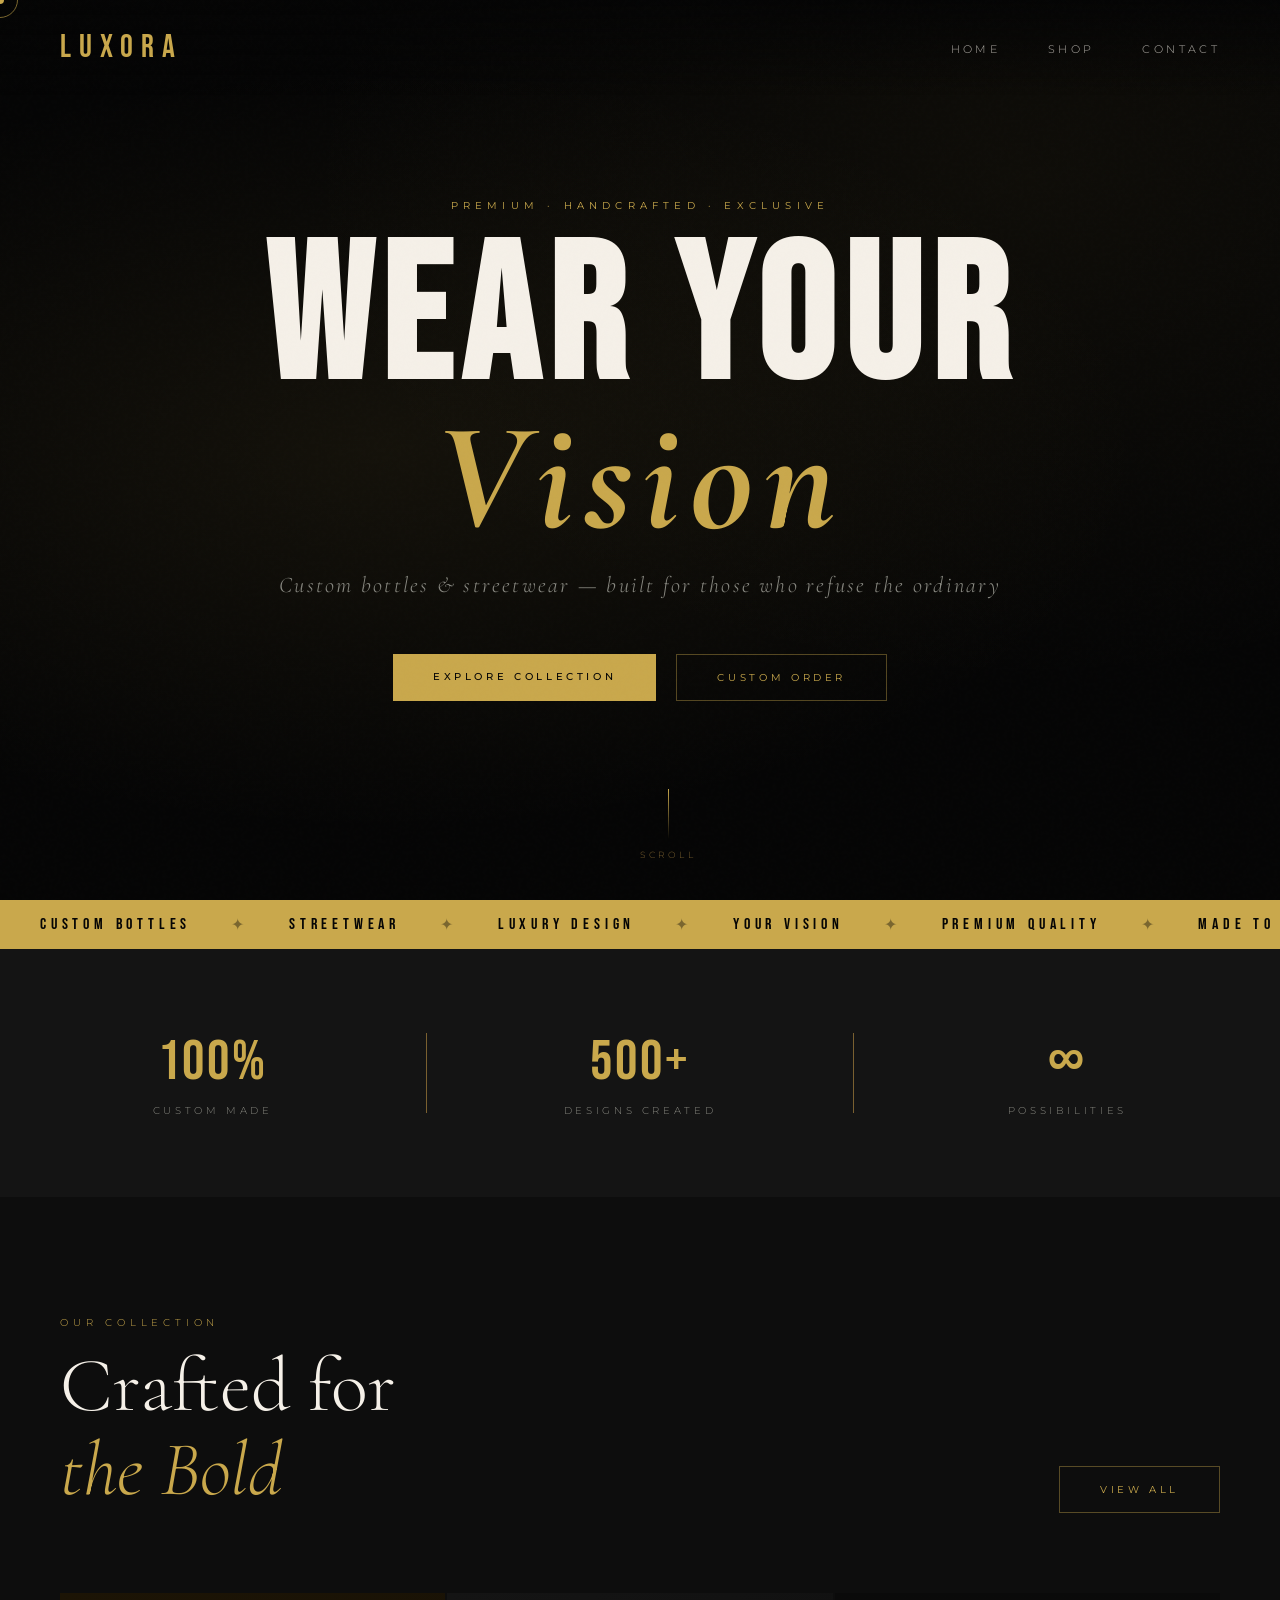
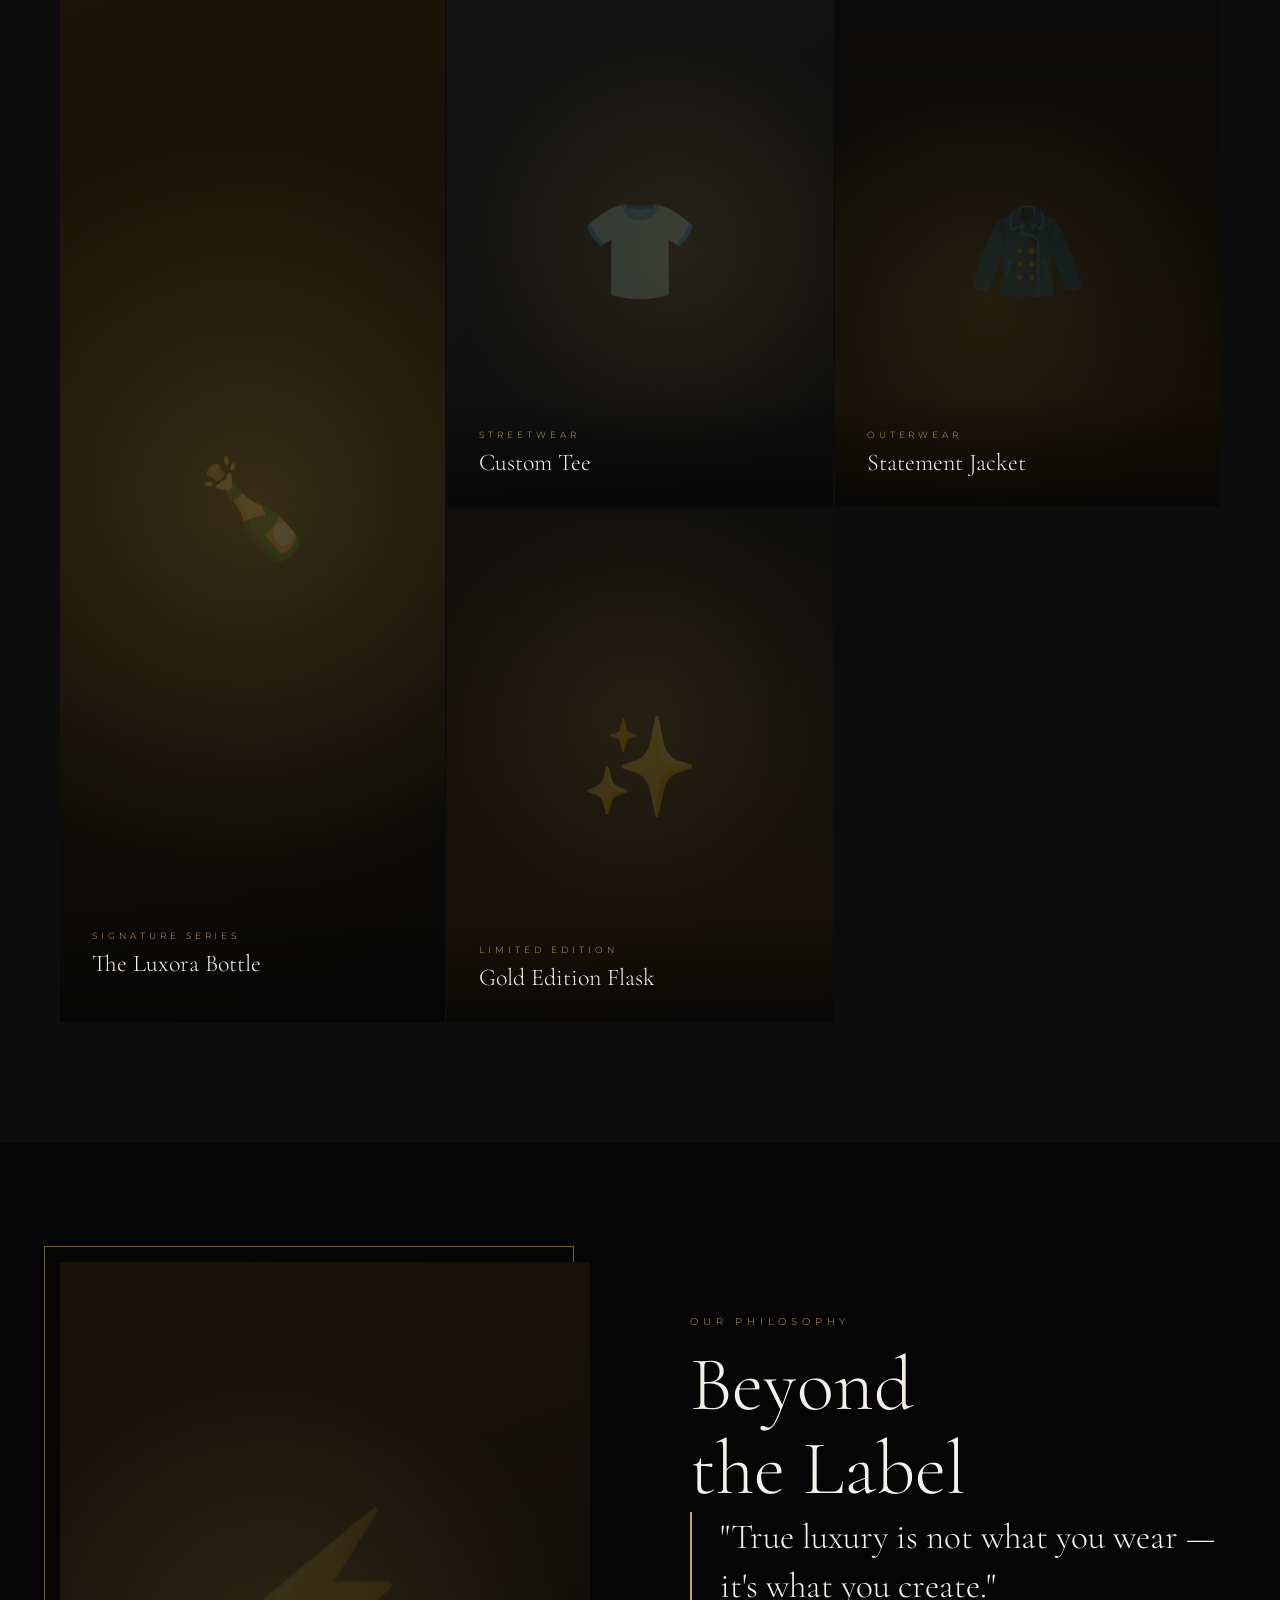
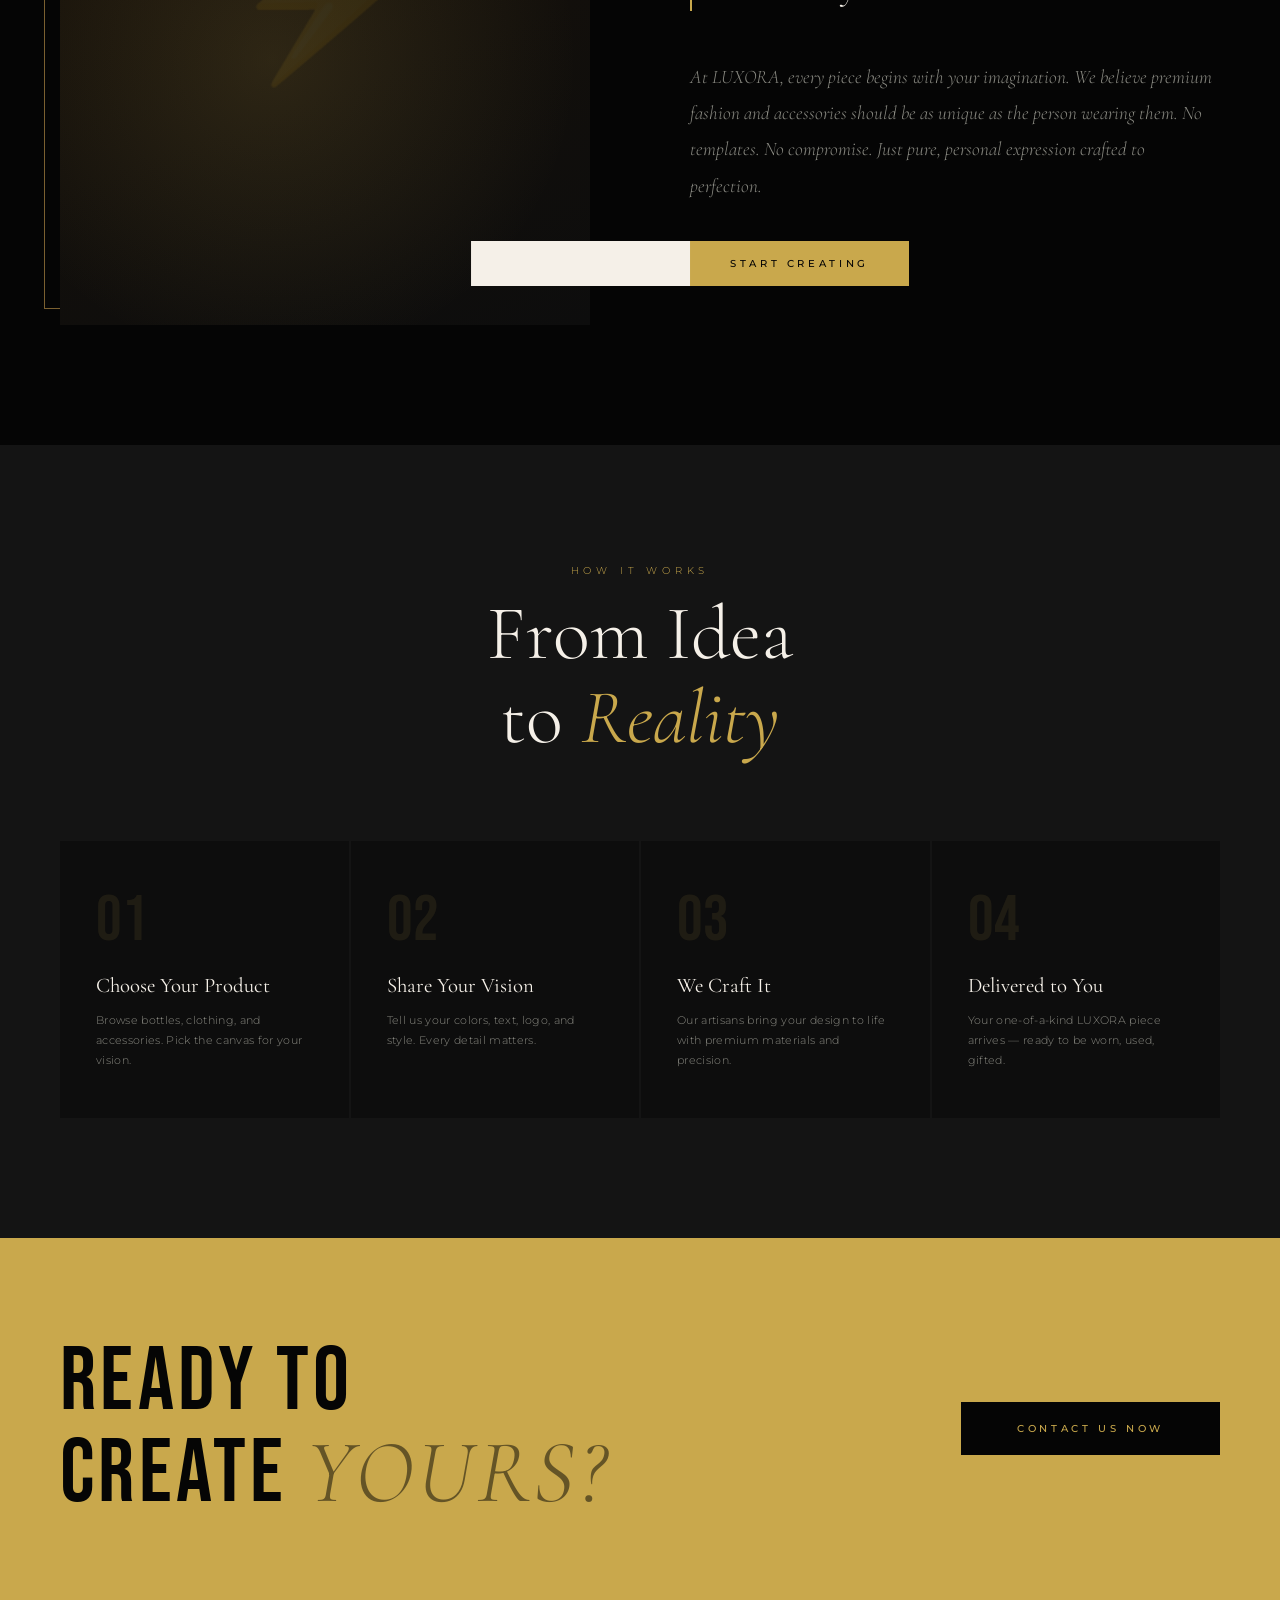
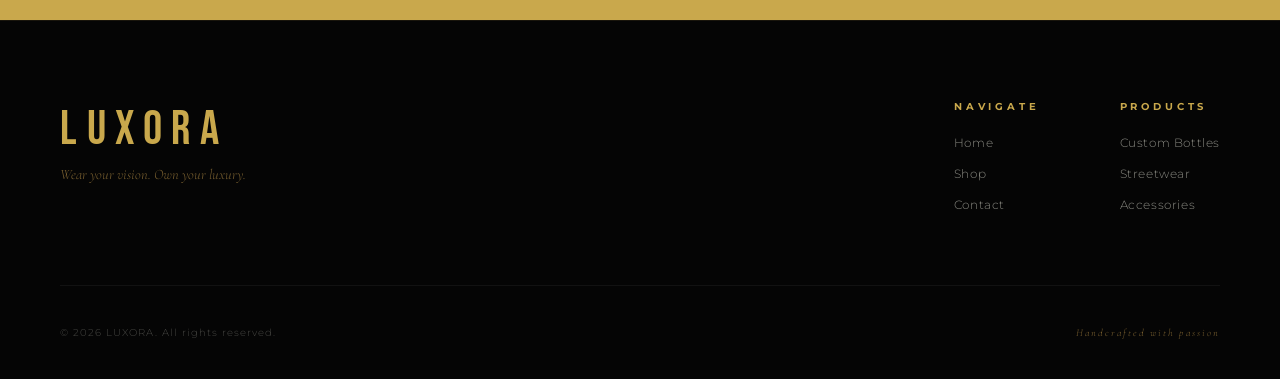
<file: index.html>
<!DOCTYPE html>
<html lang="en">
<head>
  <meta charset="UTF-8" />
  <meta name="viewport" content="width=device-width, initial-scale=1.0"/>
  <title>LUXORA | Premium Custom Bottles & Streetwear</title>
  <link href="https://fonts.googleapis.com/css2?family=Cormorant+Garamond:ital,wght@0,300;0,400;0,600;1,300;1,400&family=Bebas+Neue&family=Montserrat:wght@200;300;400;500&display=swap" rel="stylesheet"/>
  <style>
    :root {
      --gold: #c9a84c;
      --gold-light: #e8c97a;
      --gold-dim: #7a6030;
      --black: #050505;
      --dark: #0d0d0d;
      --dark2: #141414;
      --white: #f5f0e8;
      --gray: #888880;
    }

    *, *::before, *::after { margin: 0; padding: 0; box-sizing: border-box; }

    html { scroll-behavior: smooth; }

    body {
      background: var(--black);
      color: var(--white);
      font-family: 'Montserrat', sans-serif;
      font-weight: 300;
      overflow-x: hidden;
      cursor: none;
    }

    /* Custom Cursor */
    .cursor {
      position: fixed;
      width: 8px; height: 8px;
      background: var(--gold);
      border-radius: 50%;
      pointer-events: none;
      z-index: 9999;
      transform: translate(-50%, -50%);
      transition: transform 0.1s;
    }
    .cursor-ring {
      position: fixed;
      width: 36px; height: 36px;
      border: 1px solid var(--gold);
      border-radius: 50%;
      pointer-events: none;
      z-index: 9998;
      transform: translate(-50%, -50%);
      transition: all 0.15s ease;
      opacity: 0.6;
    }

    /* Noise overlay */
    body::before {
      content: '';
      position: fixed;
      inset: 0;
      background-image: url("data:image/svg+xml,%3Csvg viewBox='0 0 256 256' xmlns='http://www.w3.org/2000/svg'%3E%3Cfilter id='noise'%3E%3CfeTurbulence type='fractalNoise' baseFrequency='0.9' numOctaves='4' stitchTiles='stitch'/%3E%3C/filter%3E%3Crect width='100%25' height='100%25' filter='url(%23noise)' opacity='0.04'/%3E%3C/svg%3E");
      pointer-events: none;
      z-index: 1000;
      opacity: 0.35;
    }

    /* NAV */
    nav {
      position: fixed;
      top: 0; left: 0; right: 0;
      z-index: 500;
      display: flex;
      justify-content: space-between;
      align-items: center;
      padding: 28px 60px;
      background: linear-gradient(to bottom, rgba(5,5,5,0.95), transparent);
    }
    .nav-logo {
      font-family: 'Bebas Neue', sans-serif;
      font-size: 2rem;
      letter-spacing: 0.25em;
      color: var(--gold);
      text-decoration: none;
    }
    .nav-links {
      display: flex;
      gap: 48px;
      list-style: none;
    }
    .nav-links a {
      font-family: 'Montserrat', sans-serif;
      font-weight: 300;
      font-size: 0.7rem;
      letter-spacing: 0.3em;
      text-transform: uppercase;
      color: var(--white);
      text-decoration: none;
      opacity: 0.7;
      transition: opacity 0.3s, color 0.3s;
    }
    .nav-links a:hover { opacity: 1; color: var(--gold); }

    /* HERO */
    .hero {
      position: relative;
      height: 100vh;
      display: flex;
      align-items: center;
      justify-content: center;
      overflow: hidden;
    }

    .hero-bg {
      position: absolute;
      inset: 0;
      background: radial-gradient(ellipse at 30% 50%, rgba(201,168,76,0.08) 0%, transparent 60%),
                  radial-gradient(ellipse at 80% 20%, rgba(201,168,76,0.05) 0%, transparent 50%),
                  var(--black);
    }

    /* Animated gold lines */
    .hero-lines {
      position: absolute;
      inset: 0;
      overflow: hidden;
    }
    .hero-lines span {
      position: absolute;
      display: block;
      background: linear-gradient(90deg, transparent, var(--gold), transparent);
      height: 1px;
      opacity: 0;
      animation: lineSweep 6s ease-in-out infinite;
    }
    .hero-lines span:nth-child(1) { top: 30%; width: 60%; left: -60%; animation-delay: 0s; }
    .hero-lines span:nth-child(2) { top: 55%; width: 40%; left: -40%; animation-delay: 2s; }
    .hero-lines span:nth-child(3) { top: 75%; width: 70%; left: -70%; animation-delay: 4s; }

    @keyframes lineSweep {
      0% { transform: translateX(0); opacity: 0; }
      20% { opacity: 0.4; }
      80% { opacity: 0.4; }
      100% { transform: translateX(250%); opacity: 0; }
    }

    .hero-content {
      position: relative;
      text-align: center;
      z-index: 2;
    }

    .hero-eyebrow {
      font-family: 'Montserrat', sans-serif;
      font-size: 0.65rem;
      font-weight: 400;
      letter-spacing: 0.5em;
      text-transform: uppercase;
      color: var(--gold);
      margin-bottom: 24px;
      opacity: 0;
      animation: fadeUp 1s ease forwards 0.3s;
    }

    .hero-title {
      font-family: 'Bebas Neue', sans-serif;
      font-size: clamp(5rem, 15vw, 12rem);
      line-height: 0.9;
      letter-spacing: 0.05em;
      color: var(--white);
      opacity: 0;
      animation: fadeUp 1s ease forwards 0.6s;
    }

    .hero-title .gold-text {
      color: var(--gold);
      font-style: italic;
      font-family: 'Cormorant Garamond', serif;
      font-size: clamp(4rem, 12vw, 10rem);
      display: block;
    }

    .hero-subtitle {
      font-family: 'Cormorant Garamond', serif;
      font-size: clamp(1rem, 2.5vw, 1.4rem);
      font-style: italic;
      color: var(--gray);
      margin-top: 24px;
      letter-spacing: 0.1em;
      opacity: 0;
      animation: fadeUp 1s ease forwards 0.9s;
    }

    .hero-cta {
      display: inline-flex;
      gap: 20px;
      margin-top: 56px;
      opacity: 0;
      animation: fadeUp 1s ease forwards 1.2s;
    }

    .btn-primary {
      font-family: 'Montserrat', sans-serif;
      font-size: 0.65rem;
      font-weight: 500;
      letter-spacing: 0.35em;
      text-transform: uppercase;
      text-decoration: none;
      padding: 16px 40px;
      background: var(--gold);
      color: var(--black);
      transition: all 0.3s ease;
      position: relative;
      overflow: hidden;
    }
    .btn-primary::before {
      content: '';
      position: absolute;
      inset: 0;
      background: var(--white);
      transform: translateX(-100%);
      transition: transform 0.4s ease;
    }
    .btn-primary:hover::before { transform: translateX(0); }
    .btn-primary span { position: relative; z-index: 1; }

    .btn-secondary {
      font-family: 'Montserrat', sans-serif;
      font-size: 0.65rem;
      font-weight: 400;
      letter-spacing: 0.35em;
      text-transform: uppercase;
      text-decoration: none;
      padding: 16px 40px;
      border: 1px solid rgba(201,168,76,0.4);
      color: var(--gold);
      transition: all 0.3s ease;
    }
    .btn-secondary:hover {
      border-color: var(--gold);
      background: rgba(201,168,76,0.05);
    }

    .hero-scroll {
      position: absolute;
      bottom: 40px;
      left: 50%;
      transform: translateX(-50%);
      display: flex;
      flex-direction: column;
      align-items: center;
      gap: 10px;
      opacity: 0;
      animation: fadeUp 1s ease forwards 1.8s;
    }
    .hero-scroll span {
      font-size: 0.55rem;
      letter-spacing: 0.4em;
      text-transform: uppercase;
      color: var(--gold-dim);
    }
    .scroll-line {
      width: 1px;
      height: 50px;
      background: linear-gradient(to bottom, var(--gold), transparent);
      animation: scrollPulse 2s ease-in-out infinite;
    }
    @keyframes scrollPulse {
      0%, 100% { opacity: 0.3; transform: scaleY(1); }
      50% { opacity: 1; transform: scaleY(1.2); }
    }

    @keyframes fadeUp {
      from { opacity: 0; transform: translateY(30px); }
      to { opacity: 1; transform: translateY(0); }
    }

    /* MARQUEE */
    .marquee-wrap {
      background: var(--gold);
      padding: 14px 0;
      overflow: hidden;
      white-space: nowrap;
    }
    .marquee-track {
      display: inline-flex;
      animation: marquee 20s linear infinite;
    }
    .marquee-track span {
      font-family: 'Bebas Neue', sans-serif;
      font-size: 1rem;
      letter-spacing: 0.3em;
      color: var(--black);
      padding: 0 40px;
    }
    .marquee-track span.dot { padding: 0; opacity: 0.4; }
    @keyframes marquee {
      from { transform: translateX(0); }
      to { transform: translateX(-50%); }
    }

    /* SECTION BASE */
    section { padding: 120px 60px; }

    .section-label {
      font-size: 0.6rem;
      letter-spacing: 0.5em;
      text-transform: uppercase;
      color: var(--gold);
      margin-bottom: 16px;
      display: block;
    }

    .section-title {
      font-family: 'Cormorant Garamond', serif;
      font-size: clamp(2.5rem, 6vw, 5rem);
      font-weight: 300;
      line-height: 1.1;
      color: var(--white);
    }

    /* ABOUT STRIP */
    .about-strip {
      padding: 80px 60px;
      background: var(--dark2);
      display: grid;
      grid-template-columns: 1fr 2px 1fr 2px 1fr;
      gap: 60px;
      align-items: center;
    }
    .about-strip-divider { background: var(--gold-dim); height: 80px; width: 1px; margin: auto; }
    .about-item { text-align: center; }
    .about-number {
      font-family: 'Bebas Neue', sans-serif;
      font-size: 3.5rem;
      color: var(--gold);
      letter-spacing: 0.05em;
    }
    .about-label {
      font-size: 0.65rem;
      letter-spacing: 0.35em;
      text-transform: uppercase;
      color: var(--gray);
      margin-top: 8px;
    }

    /* PRODUCTS */
    .products { background: var(--dark); }
    .products-header {
      display: flex;
      justify-content: space-between;
      align-items: flex-end;
      margin-bottom: 80px;
    }
    .products-grid {
      display: grid;
      grid-template-columns: repeat(3, 1fr);
      gap: 2px;
    }

    .product-card {
      position: relative;
      aspect-ratio: 3/4;
      overflow: hidden;
      background: var(--dark2);
      cursor: none;
    }

    .product-card-bg {
      position: absolute;
      inset: 0;
      transition: transform 0.7s ease;
    }

    .product-card:hover .product-card-bg { transform: scale(1.06); }

    /* Bottle cards */
    .card-bottles-1 .product-card-bg {
      background: radial-gradient(circle at 50% 60%, rgba(201,168,76,0.15) 0%, transparent 70%),
                  linear-gradient(160deg, #1a1008 0%, #0a0a0a 100%);
    }
    .card-bottles-2 .product-card-bg {
      background: radial-gradient(circle at 50% 40%, rgba(201,168,76,0.1) 0%, transparent 60%),
                  linear-gradient(200deg, #0f0f0f 0%, #1a1208 100%);
    }
    .card-clothing-1 .product-card-bg {
      background: radial-gradient(circle at 60% 50%, rgba(201,168,76,0.12) 0%, transparent 65%),
                  linear-gradient(140deg, #141414 0%, #0d0d0d 100%);
    }
    .card-clothing-2 .product-card-bg {
      background: radial-gradient(circle at 40% 60%, rgba(201,168,76,0.1) 0%, transparent 60%),
                  linear-gradient(180deg, #0a0a0a 0%, #161006 100%);
    }
    .card-featured .product-card-bg {
      background: radial-gradient(circle at 50% 50%, rgba(201,168,76,0.2) 0%, transparent 70%),
                  linear-gradient(160deg, #1c1405 0%, #080808 100%);
    }

    /* Product icons / visuals */
    .product-visual {
      position: absolute;
      inset: 0;
      display: flex;
      align-items: center;
      justify-content: center;
      font-size: 6rem;
      opacity: 0.15;
      transition: opacity 0.5s;
    }
    .product-card:hover .product-visual { opacity: 0.25; }

    .product-card-content {
      position: absolute;
      bottom: 0; left: 0; right: 0;
      padding: 32px;
      background: linear-gradient(to top, rgba(5,5,5,0.95) 0%, transparent 100%);
      transform: translateY(20px);
      transition: transform 0.5s ease;
    }
    .product-card:hover .product-card-content { transform: translateY(0); }

    .product-tag {
      font-size: 0.55rem;
      letter-spacing: 0.45em;
      text-transform: uppercase;
      color: var(--gold);
      margin-bottom: 8px;
      display: block;
    }
    .product-name {
      font-family: 'Cormorant Garamond', serif;
      font-size: 1.5rem;
      font-weight: 300;
      color: var(--white);
      margin-bottom: 4px;
    }
    .product-desc {
      font-size: 0.7rem;
      color: var(--gray);
      letter-spacing: 0.05em;
      opacity: 0;
      transform: translateY(10px);
      transition: all 0.5s ease 0.1s;
    }
    .product-card:hover .product-desc { opacity: 1; transform: translateY(0); }

    .product-card-overlay {
      position: absolute;
      inset: 0;
      border: 1px solid transparent;
      transition: border-color 0.4s ease;
      pointer-events: none;
    }
    .product-card:hover .product-card-overlay { border-color: rgba(201,168,76,0.25); }

    /* FEATURED (spans 2) */
    .card-featured {
      grid-column: span 1;
      grid-row: span 2;
      aspect-ratio: auto;
    }

    /* PHILOSOPHY */
    .philosophy {
      background: var(--black);
      display: grid;
      grid-template-columns: 1fr 1fr;
      gap: 100px;
      align-items: center;
    }
    .philosophy-left { position: relative; }
    .philosophy-image-mock {
      aspect-ratio: 4/5;
      background: linear-gradient(160deg, #1a1208 0%, #0d0d0d 100%);
      position: relative;
      overflow: hidden;
    }
    .philosophy-image-mock::before {
      content: '';
      position: absolute;
      inset: 0;
      background: radial-gradient(circle at 40% 60%, rgba(201,168,76,0.15) 0%, transparent 60%);
    }
    .philosophy-image-mock .big-icon {
      position: absolute;
      inset: 0;
      display: flex;
      align-items: center;
      justify-content: center;
      font-size: 10rem;
      opacity: 0.08;
    }
    .philosophy-frame {
      position: absolute;
      top: -16px; left: -16px; right: 16px; bottom: 16px;
      border: 1px solid var(--gold-dim);
      pointer-events: none;
    }
    .philosophy-right {}
    .philosophy-text {
      font-family: 'Cormorant Garamond', serif;
      font-size: clamp(1rem, 2vw, 1.2rem);
      font-style: italic;
      line-height: 1.9;
      color: var(--gray);
      margin-top: 32px;
      margin-bottom: 48px;
    }
    .philosophy-quote {
      font-family: 'Cormorant Garamond', serif;
      font-size: clamp(1.5rem, 3vw, 2.2rem);
      font-weight: 300;
      line-height: 1.4;
      color: var(--white);
      border-left: 2px solid var(--gold);
      padding-left: 28px;
      margin-bottom: 48px;
    }

    /* PROCESS */
    .process { background: var(--dark2); }
    .process-steps {
      display: grid;
      grid-template-columns: repeat(4, 1fr);
      gap: 2px;
      margin-top: 80px;
    }
    .process-step {
      padding: 48px 36px;
      background: var(--dark);
      position: relative;
      overflow: hidden;
      transition: background 0.4s;
    }
    .process-step:hover { background: #111108; }
    .process-step::after {
      content: '';
      position: absolute;
      bottom: 0; left: 0; right: 0;
      height: 2px;
      background: var(--gold);
      transform: scaleX(0);
      transform-origin: left;
      transition: transform 0.5s ease;
    }
    .process-step:hover::after { transform: scaleX(1); }
    .step-number {
      font-family: 'Bebas Neue', sans-serif;
      font-size: 4rem;
      color: rgba(201,168,76,0.1);
      line-height: 1;
      margin-bottom: 20px;
      transition: color 0.4s;
    }
    .process-step:hover .step-number { color: rgba(201,168,76,0.2); }
    .step-title {
      font-family: 'Cormorant Garamond', serif;
      font-size: 1.3rem;
      font-weight: 400;
      color: var(--white);
      margin-bottom: 12px;
    }
    .step-desc {
      font-size: 0.7rem;
      line-height: 1.8;
      color: var(--gray);
      letter-spacing: 0.03em;
    }

    /* CTA BANNER */
    .cta-banner {
      background: var(--gold);
      padding: 100px 60px;
      display: flex;
      justify-content: space-between;
      align-items: center;
      gap: 40px;
    }
    .cta-banner-title {
      font-family: 'Bebas Neue', sans-serif;
      font-size: clamp(3rem, 7vw, 6rem);
      color: var(--black);
      letter-spacing: 0.05em;
      line-height: 1;
    }
    .cta-banner-title em {
      font-family: 'Cormorant Garamond', serif;
      font-style: italic;
      color: rgba(0,0,0,0.5);
    }
    .btn-dark {
      font-family: 'Montserrat', sans-serif;
      font-size: 0.65rem;
      font-weight: 500;
      letter-spacing: 0.35em;
      text-transform: uppercase;
      text-decoration: none;
      padding: 20px 56px;
      background: var(--black);
      color: var(--gold);
      white-space: nowrap;
      transition: all 0.3s;
      flex-shrink: 0;
    }
    .btn-dark:hover { background: #1a1a1a; }

    /* FOOTER */
    footer {
      background: var(--black);
      padding: 80px 60px 40px;
      border-top: 1px solid rgba(201,168,76,0.1);
    }
    .footer-top {
      display: flex;
      justify-content: space-between;
      align-items: flex-start;
      margin-bottom: 60px;
    }
    .footer-logo {
      font-family: 'Bebas Neue', sans-serif;
      font-size: 3rem;
      letter-spacing: 0.2em;
      color: var(--gold);
    }
    .footer-tagline {
      font-family: 'Cormorant Garamond', serif;
      font-style: italic;
      color: var(--gold-dim);
      margin-top: 8px;
      font-size: 0.9rem;
    }
    .footer-links {
      display: flex;
      gap: 80px;
    }
    .footer-col h4 {
      font-size: 0.6rem;
      letter-spacing: 0.4em;
      text-transform: uppercase;
      color: var(--gold);
      margin-bottom: 20px;
    }
    .footer-col ul { list-style: none; }
    .footer-col ul li { margin-bottom: 12px; }
    .footer-col ul li a {
      font-size: 0.75rem;
      color: var(--gray);
      text-decoration: none;
      letter-spacing: 0.05em;
      transition: color 0.3s;
    }
    .footer-col ul li a:hover { color: var(--white); }
    .footer-bottom {
      display: flex;
      justify-content: space-between;
      align-items: center;
      padding-top: 40px;
      border-top: 1px solid rgba(255,255,255,0.05);
    }
    .footer-copy {
      font-size: 0.65rem;
      color: rgba(136,136,128,0.5);
      letter-spacing: 0.1em;
    }
    .footer-badge {
      font-size: 0.65rem;
      letter-spacing: 0.2em;
      color: var(--gold-dim);
      font-family: 'Cormorant Garamond', serif;
      font-style: italic;
    }

    /* Scroll reveal */
    .reveal {
      opacity: 0;
      transform: translateY(40px);
      transition: opacity 0.8s ease, transform 0.8s ease;
    }
    .reveal.visible {
      opacity: 1;
      transform: translateY(0);
    }

    /* Responsive */
    @media (max-width: 768px) {
      nav { padding: 24px 24px; }
      .nav-links { gap: 24px; }
      section { padding: 80px 24px; }
      .about-strip { padding: 60px 24px; grid-template-columns: 1fr; gap: 32px; }
      .about-strip-divider { display: none; }
      .products-grid { grid-template-columns: 1fr; }
      .card-featured { grid-row: span 1; aspect-ratio: 3/4; }
      .philosophy { grid-template-columns: 1fr; gap: 60px; padding: 80px 24px; }
      .process-steps { grid-template-columns: 1fr 1fr; }
      .cta-banner { flex-direction: column; text-align: center; padding: 80px 24px; }
      .footer-top { flex-direction: column; gap: 40px; }
      .footer-links { flex-direction: column; gap: 40px; }
      .products-header { flex-direction: column; align-items: flex-start; gap: 20px; }
    }
  </style>
</head>
<body>

  <!-- Custom cursor -->
  <div class="cursor" id="cursor"></div>
  <div class="cursor-ring" id="cursorRing"></div>

  <!-- NAV -->
  <nav>
    <a href="index.html" class="nav-logo">LUXORA</a>
    <ul class="nav-links">
      <li><a href="index.html">Home</a></li>
      <li><a href="shop.html">Shop</a></li>
      <li><a href="contact.html">Contact</a></li>
    </ul>
  </nav>

  <!-- HERO -->
  <section class="hero">
    <div class="hero-bg"></div>
    <div class="hero-lines">
      <span></span><span></span><span></span>
    </div>
    <div class="hero-content">
      <p class="hero-eyebrow">Premium · Handcrafted · Exclusive</p>
      <h1 class="hero-title">
        WEAR YOUR
        <span class="gold-text">Vision</span>
      </h1>
      <p class="hero-subtitle">Custom bottles & streetwear — built for those who refuse the ordinary</p>
      <div class="hero-cta">
        <a href="shop.html" class="btn-primary"><span>Explore Collection</span></a>
        <a href="contact.html" class="btn-secondary">Custom Order</a>
      </div>
    </div>
    <div class="hero-scroll">
      <div class="scroll-line"></div>
      <span>Scroll</span>
    </div>
  </section>

  <!-- MARQUEE -->
  <div class="marquee-wrap">
    <div class="marquee-track">
      <span>CUSTOM BOTTLES</span><span class="dot">✦</span>
      <span>STREETWEAR</span><span class="dot">✦</span>
      <span>LUXURY DESIGN</span><span class="dot">✦</span>
      <span>YOUR VISION</span><span class="dot">✦</span>
      <span>PREMIUM QUALITY</span><span class="dot">✦</span>
      <span>MADE TO ORDER</span><span class="dot">✦</span>
      <!-- duplicate for seamless loop -->
      <span>CUSTOM BOTTLES</span><span class="dot">✦</span>
      <span>STREETWEAR</span><span class="dot">✦</span>
      <span>LUXURY DESIGN</span><span class="dot">✦</span>
      <span>YOUR VISION</span><span class="dot">✦</span>
      <span>PREMIUM QUALITY</span><span class="dot">✦</span>
      <span>MADE TO ORDER</span><span class="dot">✦</span>
    </div>
  </div>

  <!-- STATS -->
  <div class="about-strip">
    <div class="about-item reveal">
      <div class="about-number">100%</div>
      <div class="about-label">Custom Made</div>
    </div>
    <div class="about-strip-divider"></div>
    <div class="about-item reveal">
      <div class="about-number">500+</div>
      <div class="about-label">Designs Created</div>
    </div>
    <div class="about-strip-divider"></div>
    <div class="about-item reveal">
      <div class="about-number">∞</div>
      <div class="about-label">Possibilities</div>
    </div>
  </div>

  <!-- PRODUCTS -->
  <section class="products">
    <div class="products-header reveal">
      <div>
        <span class="section-label">Our Collection</span>
        <h2 class="section-title">Crafted for<br><em style="font-family:'Cormorant Garamond',serif;font-style:italic;color:var(--gold)">the Bold</em></h2>
      </div>
      <a href="shop.html" class="btn-secondary">View All</a>
    </div>
    <div class="products-grid reveal">

      <!-- Featured -->
      <div class="product-card card-featured">
        <div class="product-card-bg"></div>
        <div class="product-visual">🍾</div>
        <div class="product-card-overlay"></div>
        <div class="product-card-content">
          <span class="product-tag">Signature Series</span>
          <div class="product-name">The Luxora Bottle</div>
          <div class="product-desc">Our flagship custom bottle — engraved, colored, and finished entirely to your specifications.</div>
        </div>
      </div>

      <!-- Clothing 1 -->
      <div class="product-card card-clothing-1">
        <div class="product-card-bg"></div>
        <div class="product-visual">👕</div>
        <div class="product-card-overlay"></div>
        <div class="product-card-content">
          <span class="product-tag">Streetwear</span>
          <div class="product-name">Custom Tee</div>
          <div class="product-desc">Design your own graphic tee with premium fabrics.</div>
        </div>
      </div>

      <!-- Clothing 2 -->
      <div class="product-card card-clothing-2">
        <div class="product-card-bg"></div>
        <div class="product-visual">🧥</div>
        <div class="product-card-overlay"></div>
        <div class="product-card-content">
          <span class="product-tag">Outerwear</span>
          <div class="product-name">Statement Jacket</div>
          <div class="product-desc">Personalized jackets with your logo, colors & style.</div>
        </div>
      </div>

      <!-- Bottle 2 -->
      <div class="product-card card-bottles-2">
        <div class="product-card-bg"></div>
        <div class="product-visual">✨</div>
        <div class="product-card-overlay"></div>
        <div class="product-card-content">
          <span class="product-tag">Limited Edition</span>
          <div class="product-name">Gold Edition Flask</div>
          <div class="product-desc">24k gold-finish flask with custom engraving.</div>
        </div>
      </div>

    </div>
  </section>

  <!-- PHILOSOPHY -->
  <section class="philosophy">
    <div class="philosophy-left reveal">
      <div class="philosophy-frame"></div>
      <div class="philosophy-image-mock">
        <div class="big-icon">⚡</div>
      </div>
    </div>
    <div class="philosophy-right reveal">
      <span class="section-label">Our Philosophy</span>
      <h2 class="section-title">Beyond<br>the Label</h2>
      <blockquote class="philosophy-quote">
        "True luxury is not what you wear — it's what you create."
      </blockquote>
      <p class="philosophy-text">
        At LUXORA, every piece begins with your imagination. We believe premium fashion and accessories should be as unique as the person wearing them. No templates. No compromise. Just pure, personal expression crafted to perfection.
      </p>
      <a href="shop.html" class="btn-primary"><span>Start Creating</span></a>
    </div>
  </section>

  <!-- PROCESS -->
  <section class="process">
    <div class="reveal" style="text-align:center;margin-bottom:16px;">
      <span class="section-label">How It Works</span>
      <h2 class="section-title">From Idea<br>to <em style="font-family:'Cormorant Garamond',serif;font-style:italic;color:var(--gold)">Reality</em></h2>
    </div>
    <div class="process-steps reveal">
      <div class="process-step">
        <div class="step-number">01</div>
        <div class="step-title">Choose Your Product</div>
        <div class="step-desc">Browse bottles, clothing, and accessories. Pick the canvas for your vision.</div>
      </div>
      <div class="process-step">
        <div class="step-number">02</div>
        <div class="step-title">Share Your Vision</div>
        <div class="step-desc">Tell us your colors, text, logo, and style. Every detail matters.</div>
      </div>
      <div class="process-step">
        <div class="step-number">03</div>
        <div class="step-title">We Craft It</div>
        <div class="step-desc">Our artisans bring your design to life with premium materials and precision.</div>
      </div>
      <div class="process-step">
        <div class="step-number">04</div>
        <div class="step-title">Delivered to You</div>
        <div class="step-desc">Your one-of-a-kind LUXORA piece arrives — ready to be worn, used, gifted.</div>
      </div>
    </div>
  </section>

  <!-- CTA BANNER -->
  <div class="cta-banner reveal">
    <div class="cta-banner-title">
      READY TO<br>CREATE <em>YOURS?</em>
    </div>
    <a href="contact.html" class="btn-dark">Contact Us Now</a>
  </div>

  <!-- FOOTER -->
  <footer>
    <div class="footer-top">
      <div>
        <div class="footer-logo">LUXORA</div>
        <div class="footer-tagline">Wear your vision. Own your luxury.</div>
      </div>
      <div class="footer-links">
        <div class="footer-col">
          <h4>Navigate</h4>
          <ul>
            <li><a href="index.html">Home</a></li>
            <li><a href="shop.html">Shop</a></li>
            <li><a href="contact.html">Contact</a></li>
          </ul>
        </div>
        <div class="footer-col">
          <h4>Products</h4>
          <ul>
            <li><a href="shop.html">Custom Bottles</a></li>
            <li><a href="shop.html">Streetwear</a></li>
            <li><a href="shop.html">Accessories</a></li>
          </ul>
        </div>
      </div>
    </div>
    <div class="footer-bottom">
      <span class="footer-copy">© 2026 LUXORA. All rights reserved.</span>
      <span class="footer-badge">Handcrafted with passion</span>
    </div>
  </footer>

  <script>
    // Custom cursor
    const cursor = document.getElementById('cursor');
    const ring = document.getElementById('cursorRing');
    let mx = 0, my = 0, rx = 0, ry = 0;
    document.addEventListener('mousemove', e => { mx = e.clientX; my = e.clientY; });
    function animCursor() {
      cursor.style.left = mx + 'px'; cursor.style.top = my + 'px';
      rx += (mx - rx) * 0.12; ry += (my - ry) * 0.12;
      ring.style.left = rx + 'px'; ring.style.top = ry + 'px';
      requestAnimationFrame(animCursor);
    }
    animCursor();
    document.querySelectorAll('a, button').forEach(el => {
      el.addEventListener('mouseenter', () => { ring.style.transform = 'translate(-50%,-50%) scale(1.8)'; ring.style.opacity = '1'; });
      el.addEventListener('mouseleave', () => { ring.style.transform = 'translate(-50%,-50%) scale(1)'; ring.style.opacity = '0.6'; });
    });

    // Scroll reveal
    const reveals = document.querySelectorAll('.reveal');
    const obs = new IntersectionObserver((entries) => {
      entries.forEach((e, i) => {
        if (e.isIntersecting) {
          setTimeout(() => e.target.classList.add('visible'), i * 80);
          obs.unobserve(e.target);
        }
      });
    }, { threshold: 0.1 });
    reveals.forEach(r => obs.observe(r));
  </script>
</body>
</html>
</file>
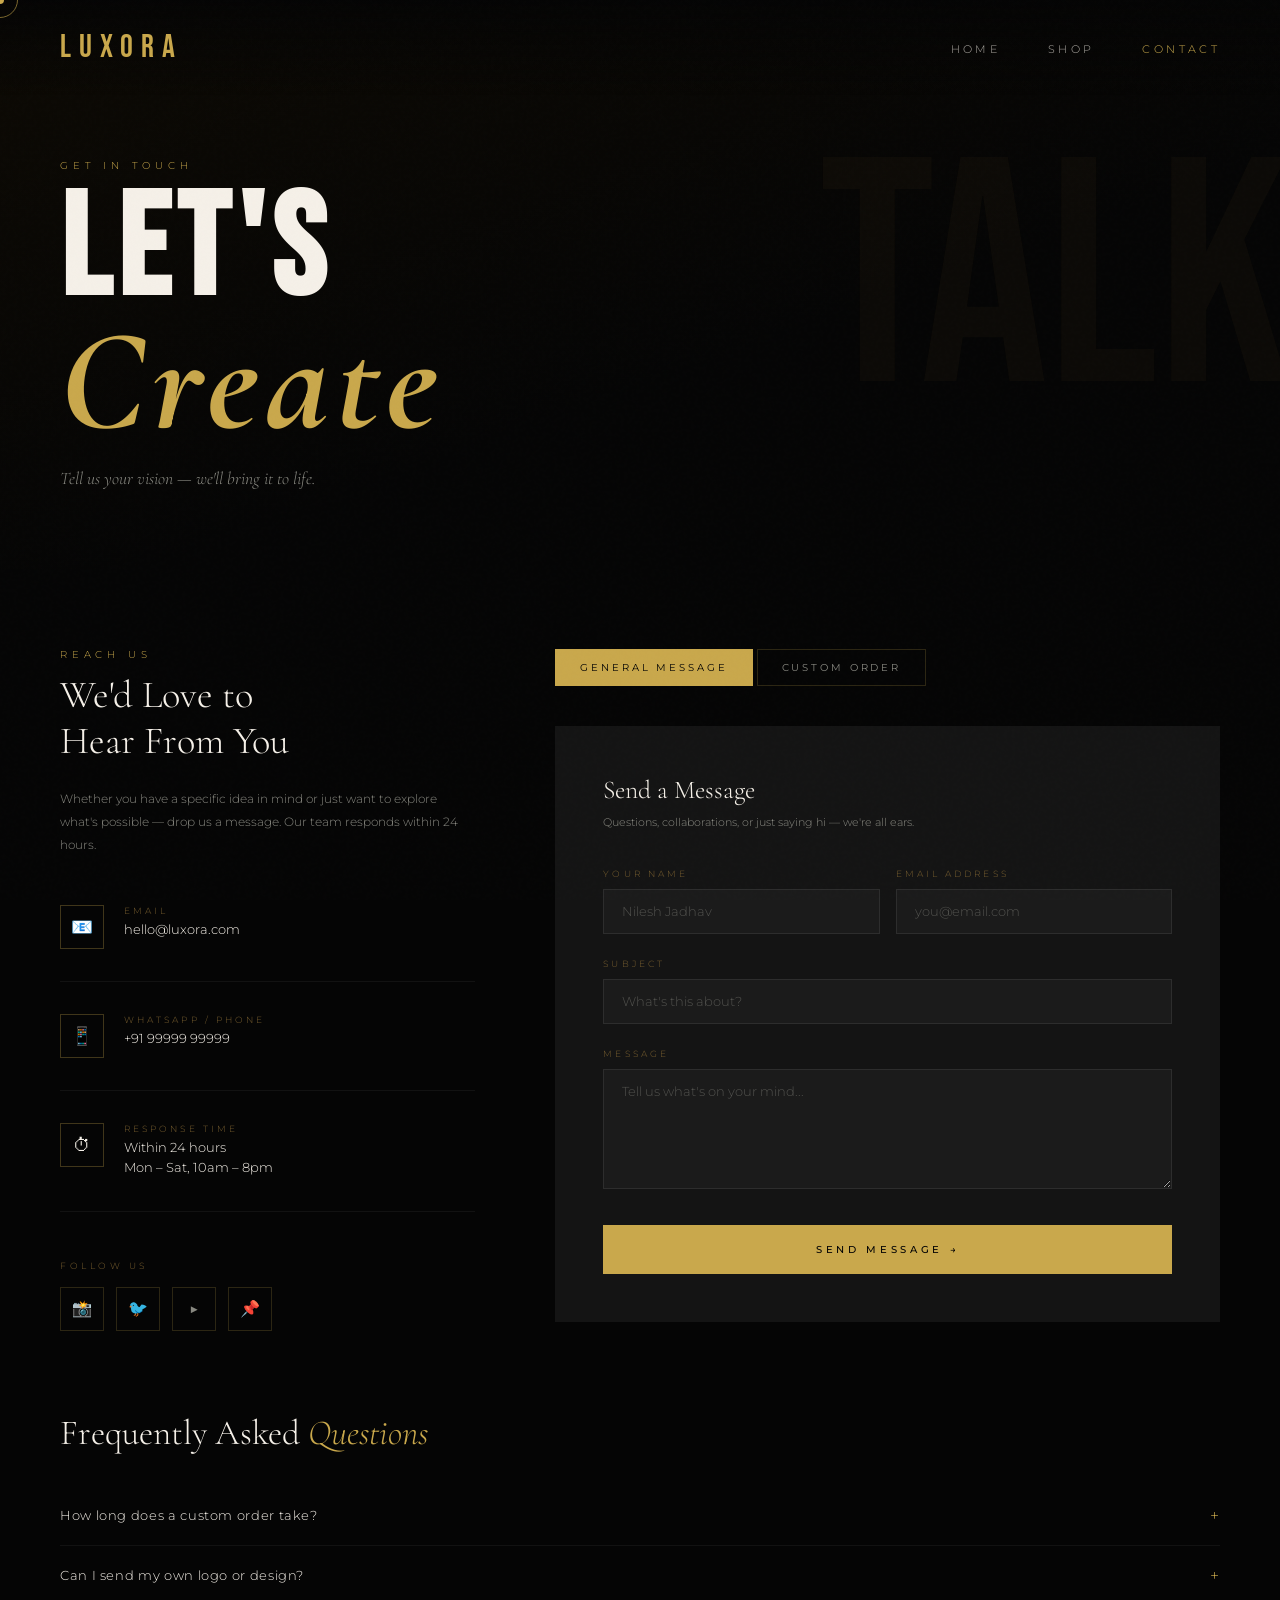
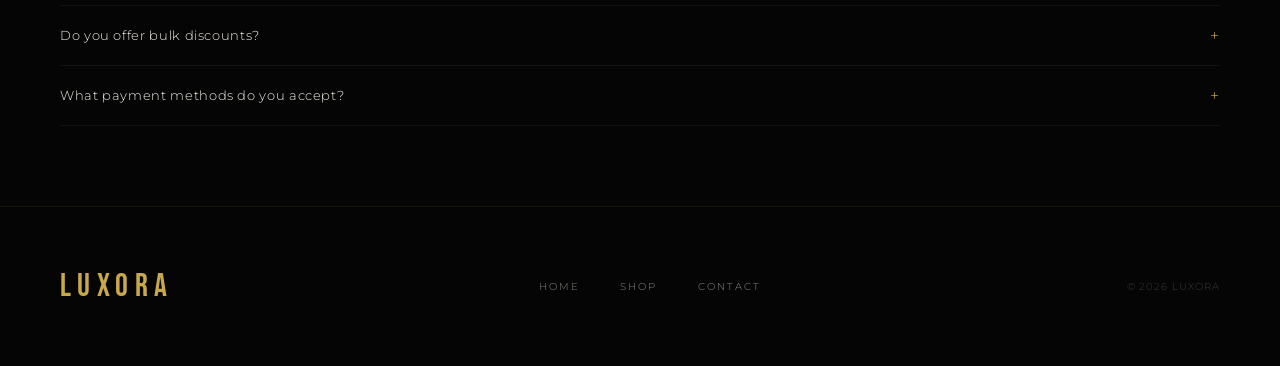
<file: contact.html>
<!DOCTYPE html>
<html lang="en">
<head>
  <meta charset="UTF-8"/>
  <meta name="viewport" content="width=device-width, initial-scale=1.0"/>
  <title>LUXORA | Contact</title>
  <link href="https://fonts.googleapis.com/css2?family=Cormorant+Garamond:ital,wght@0,300;0,400;0,600;1,300;1,400&family=Bebas+Neue&family=Montserrat:wght@200;300;400;500&display=swap" rel="stylesheet"/>
  <style>
    :root {
      --gold: #c9a84c;
      --gold-light: #e8c97a;
      --gold-dim: #7a6030;
      --black: #050505;
      --dark: #0d0d0d;
      --dark2: #141414;
      --white: #f5f0e8;
      --gray: #888880;
    }
    *, *::before, *::after { margin:0; padding:0; box-sizing:border-box; }
    html { scroll-behavior:smooth; }
    body { background:var(--black); color:var(--white); font-family:'Montserrat',sans-serif; font-weight:300; overflow-x:hidden; cursor:none; }

    .cursor { position:fixed; width:8px; height:8px; background:var(--gold); border-radius:50%; pointer-events:none; z-index:9999; transform:translate(-50%,-50%); }
    .cursor-ring { position:fixed; width:36px; height:36px; border:1px solid var(--gold); border-radius:50%; pointer-events:none; z-index:9998; transform:translate(-50%,-50%); transition:all 0.15s ease; opacity:0.6; }
    body::before { content:''; position:fixed; inset:0; background-image:url("data:image/svg+xml,%3Csvg viewBox='0 0 256 256' xmlns='http://www.w3.org/2000/svg'%3E%3Cfilter id='noise'%3E%3CfeTurbulence type='fractalNoise' baseFrequency='0.9' numOctaves='4' stitchTiles='stitch'/%3E%3C/filter%3E%3Crect width='100%25' height='100%25' filter='url(%23noise)' opacity='0.04'/%3E%3C/svg%3E"); pointer-events:none; z-index:1000; opacity:0.35; }

    nav { position:fixed; top:0; left:0; right:0; z-index:500; display:flex; justify-content:space-between; align-items:center; padding:28px 60px; background:linear-gradient(to bottom,rgba(5,5,5,0.95),transparent); }
    .nav-logo { font-family:'Bebas Neue',sans-serif; font-size:2rem; letter-spacing:0.25em; color:var(--gold); text-decoration:none; }
    .nav-links { display:flex; gap:48px; list-style:none; }
    .nav-links a { font-size:0.7rem; letter-spacing:0.3em; text-transform:uppercase; color:var(--white); text-decoration:none; opacity:0.7; transition:opacity 0.3s,color 0.3s; }
    .nav-links a:hover, .nav-links a.active { opacity:1; color:var(--gold); }

    @keyframes fadeUp { from{opacity:0;transform:translateY(30px)} to{opacity:1;transform:translateY(0)} }

    /* PAGE HERO */
    .page-hero { padding:160px 60px 80px; background:linear-gradient(160deg,#0d0a04 0%,var(--black) 60%); position:relative; overflow:hidden; }
    .page-hero::before { content:'TALK'; position:absolute; right:-10px; top:50%; transform:translateY(-50%); font-family:'Bebas Neue',sans-serif; font-size:20rem; color:rgba(201,168,76,0.03); line-height:1; pointer-events:none; }
    .page-hero-label { font-size:0.6rem; letter-spacing:0.5em; text-transform:uppercase; color:var(--gold); margin-bottom:16px; display:block; opacity:0; animation:fadeUp 0.8s ease forwards 0.2s; }
    .page-hero-title { font-family:'Bebas Neue',sans-serif; font-size:clamp(4rem,12vw,9rem); letter-spacing:0.05em; line-height:0.9; opacity:0; animation:fadeUp 0.8s ease forwards 0.4s; }
    .page-hero-title em { font-family:'Cormorant Garamond',serif; font-style:italic; color:var(--gold); }
    .page-hero-sub { font-family:'Cormorant Garamond',serif; font-style:italic; color:var(--gray); font-size:1.1rem; margin-top:20px; opacity:0; animation:fadeUp 0.8s ease forwards 0.6s; }

    /* MAIN GRID */
    .contact-wrap { padding:80px 60px; display:grid; grid-template-columns:1fr 1.6fr; gap:80px; align-items:start; }

    /* LEFT INFO */
    .contact-info {}
    .section-label { font-size:0.6rem; letter-spacing:0.5em; text-transform:uppercase; color:var(--gold); margin-bottom:12px; display:block; }
    .info-title { font-family:'Cormorant Garamond',serif; font-size:clamp(1.8rem,3vw,2.8rem); font-weight:300; margin-bottom:24px; line-height:1.2; }
    .info-text { font-size:0.75rem; color:var(--gray); line-height:1.9; margin-bottom:48px; }

    .contact-item { display:flex; gap:20px; align-items:flex-start; margin-bottom:32px; padding-bottom:32px; border-bottom:1px solid rgba(255,255,255,0.05); }
    .contact-item:last-of-type { border-bottom:none; }
    .contact-icon { width:44px; height:44px; border:1px solid rgba(201,168,76,0.3); display:flex; align-items:center; justify-content:center; font-size:1.1rem; flex-shrink:0; }
    .contact-item-label { font-size:0.55rem; letter-spacing:0.35em; text-transform:uppercase; color:var(--gold-dim); margin-bottom:4px; }
    .contact-item-value { font-size:0.8rem; color:var(--white); line-height:1.6; }
    .contact-item-value a { color:var(--white); text-decoration:none; transition:color 0.3s; }
    .contact-item-value a:hover { color:var(--gold); }

    /* SOCIAL */
    .social-wrap { margin-top:48px; }
    .social-label { font-size:0.55rem; letter-spacing:0.4em; text-transform:uppercase; color:var(--gold-dim); margin-bottom:16px; display:block; }
    .social-links { display:flex; gap:12px; }
    .social-btn { width:44px; height:44px; border:1px solid rgba(201,168,76,0.2); display:flex; align-items:center; justify-content:center; text-decoration:none; font-size:1rem; color:var(--gray); transition:all 0.3s; }
    .social-btn:hover { border-color:var(--gold); color:var(--gold); background:rgba(201,168,76,0.05); }

    /* RIGHT FORMS */
    .forms-wrap {}

    /* Tab switch */
    .form-tabs { display:flex; gap:4px; margin-bottom:40px; }
    .form-tab { font-family:'Montserrat',sans-serif; font-size:0.6rem; letter-spacing:0.3em; text-transform:uppercase; padding:12px 24px; border:1px solid rgba(201,168,76,0.2); background:transparent; color:var(--gray); cursor:pointer; transition:all 0.3s; }
    .form-tab:hover { color:var(--white); border-color:var(--gold); }
    .form-tab.active { background:var(--gold); color:var(--black); border-color:var(--gold); }

    .form-panel { display:none; }
    .form-panel.active { display:block; }

    /* Form styles */
    .luxury-form { background:var(--dark2); padding:48px; }
    .form-title { font-family:'Cormorant Garamond',serif; font-size:1.6rem; font-weight:300; margin-bottom:8px; }
    .form-subtitle { font-size:0.7rem; color:var(--gray); margin-bottom:36px; line-height:1.7; }

    .form-group { margin-bottom:24px; }
    .form-row { display:grid; grid-template-columns:1fr 1fr; gap:16px; }
    .form-label { font-size:0.55rem; letter-spacing:0.35em; text-transform:uppercase; color:var(--gold-dim); display:block; margin-bottom:10px; }
    .form-input, .form-select, .form-textarea {
      width:100%; background:rgba(255,255,255,0.03); border:1px solid rgba(255,255,255,0.08);
      color:var(--white); font-family:'Montserrat',sans-serif; font-size:0.8rem; font-weight:300;
      padding:14px 18px; outline:none; transition:border-color 0.3s, background 0.3s;
      -webkit-appearance:none;
    }
    .form-input:focus, .form-select:focus, .form-textarea:focus { border-color:var(--gold); background:rgba(201,168,76,0.03); }
    .form-input::placeholder, .form-textarea::placeholder { color:rgba(136,136,128,0.5); }
    .form-select { cursor:pointer; }
    .form-select option { background:var(--dark2); color:var(--white); }
    .form-textarea { resize:vertical; min-height:120px; }

    .form-submit { width:100%; font-family:'Montserrat',sans-serif; font-size:0.65rem; font-weight:500; letter-spacing:0.35em; text-transform:uppercase; padding:18px; background:var(--gold); color:var(--black); border:none; cursor:pointer; transition:all 0.3s; margin-top:8px; position:relative; overflow:hidden; }
    .form-submit::before { content:''; position:absolute; inset:0; background:var(--white); transform:translateX(-100%); transition:transform 0.4s; }
    .form-submit:hover::before { transform:translateX(0); }
    .form-submit span { position:relative; z-index:1; }

    /* Success message */
    .form-success { display:none; text-align:center; padding:60px 40px; }
    .success-icon { font-size:3rem; margin-bottom:20px; }
    .success-title { font-family:'Cormorant Garamond',serif; font-size:2rem; color:var(--gold); margin-bottom:12px; }
    .success-text { font-size:0.75rem; color:var(--gray); line-height:1.8; }

    /* FAQ strip */
    .faq-strip { padding:0 60px 80px; }
    .faq-title { font-family:'Cormorant Garamond',serif; font-size:clamp(1.5rem,3vw,2.2rem); font-weight:300; margin-bottom:32px; }
    .faq-item { border-bottom:1px solid rgba(255,255,255,0.05); }
    .faq-q { width:100%; background:none; border:none; color:var(--white); font-family:'Montserrat',sans-serif; font-size:0.8rem; font-weight:300; letter-spacing:0.05em; text-align:left; padding:20px 0; cursor:pointer; display:flex; justify-content:space-between; align-items:center; transition:color 0.3s; }
    .faq-q:hover { color:var(--gold); }
    .faq-arrow { font-size:1rem; color:var(--gold); transition:transform 0.3s; }
    .faq-a { font-size:0.72rem; color:var(--gray); line-height:1.8; max-height:0; overflow:hidden; transition:max-height 0.4s ease, padding 0.3s; }
    .faq-item.open .faq-a { max-height:200px; padding-bottom:20px; }
    .faq-item.open .faq-arrow { transform:rotate(45deg); }

    footer { background:var(--black); padding:60px; border-top:1px solid rgba(201,168,76,0.1); display:flex; justify-content:space-between; align-items:center; }
    .footer-logo { font-family:'Bebas Neue',sans-serif; font-size:2rem; letter-spacing:0.2em; color:var(--gold); }
    .footer-links-row { display:flex; gap:40px; }
    .footer-links-row a { font-size:0.65rem; letter-spacing:0.2em; text-transform:uppercase; color:var(--gray); text-decoration:none; transition:color 0.3s; }
    .footer-links-row a:hover { color:var(--gold); }
    .footer-copy { font-size:0.6rem; color:rgba(136,136,128,0.4); letter-spacing:0.1em; }

    .reveal { opacity:0; transform:translateY(30px); transition:opacity 0.7s ease, transform 0.7s ease; }
    .reveal.visible { opacity:1; transform:translateY(0); }

    @media(max-width:768px){
      nav{padding:24px;}
      .nav-links{gap:20px;}
      .page-hero{padding:120px 24px 60px;}
      .contact-wrap{grid-template-columns:1fr; gap:40px; padding:60px 24px;}
      .faq-strip{padding:0 24px 60px;}
      .luxury-form{padding:32px 24px;}
      .form-row{grid-template-columns:1fr;}
      footer{flex-direction:column; gap:20px; padding:40px 24px; text-align:center;}
      .footer-links-row{flex-wrap:wrap; justify-content:center;}
    }
  </style>
</head>
<body>

<div class="cursor" id="cursor"></div>
<div class="cursor-ring" id="cursorRing"></div>

<nav>
  <a href="index.html" class="nav-logo">LUXORA</a>
  <ul class="nav-links">
    <li><a href="index.html">Home</a></li>
    <li><a href="shop.html">Shop</a></li>
    <li><a href="contact.html" class="active">Contact</a></li>
  </ul>
</nav>

<!-- PAGE HERO -->
<div class="page-hero">
  <span class="page-hero-label">Get In Touch</span>
  <h1 class="page-hero-title">LET'S<br><em>Create</em></h1>
  <p class="page-hero-sub">Tell us your vision — we'll bring it to life.</p>
</div>

<!-- MAIN CONTACT GRID -->
<div class="contact-wrap">

  <!-- LEFT -->
  <div class="contact-info reveal">
    <span class="section-label">Reach Us</span>
    <h2 class="info-title">We'd Love to<br>Hear From You</h2>
    <p class="info-text">Whether you have a specific idea in mind or just want to explore what's possible — drop us a message. Our team responds within 24 hours.</p>

    <div class="contact-item">
      <div class="contact-icon">📧</div>
      <div>
        <div class="contact-item-label">Email</div>
        <div class="contact-item-value"><a href="mailto:hello@luxora.com">hello@luxora.com</a></div>
      </div>
    </div>

    <div class="contact-item">
      <div class="contact-icon">📱</div>
      <div>
        <div class="contact-item-label">WhatsApp / Phone</div>
        <div class="contact-item-value"><a href="https://wa.me/919999999999">+91 99999 99999</a></div>
      </div>
    </div>

    <div class="contact-item">
      <div class="contact-icon">⏱</div>
      <div>
        <div class="contact-item-label">Response Time</div>
        <div class="contact-item-value">Within 24 hours<br>Mon – Sat, 10am – 8pm</div>
      </div>
    </div>

    <div class="social-wrap">
      <span class="social-label">Follow Us</span>
      <div class="social-links">
        <a href="#" class="social-btn" title="Instagram">📸</a>
        <a href="#" class="social-btn" title="Twitter/X">🐦</a>
        <a href="#" class="social-btn" title="YouTube">▶️</a>
        <a href="#" class="social-btn" title="Pinterest">📌</a>
      </div>
    </div>
  </div>

  <!-- RIGHT FORMS -->
  <div class="forms-wrap reveal">
    <div class="form-tabs">
      <button class="form-tab active" onclick="switchTab('general',this)">General Message</button>
      <button class="form-tab" onclick="switchTab('custom',this)">Custom Order</button>
    </div>

    <!-- GENERAL CONTACT FORM -->
    <div class="form-panel active" id="tab-general">
      <div class="luxury-form" id="general-form">
        <h3 class="form-title">Send a Message</h3>
        <p class="form-subtitle">Questions, collaborations, or just saying hi — we're all ears.</p>
        <div class="form-row">
          <div class="form-group">
            <label class="form-label">Your Name</label>
            <input type="text" class="form-input" placeholder="Nilesh Jadhav"/>
          </div>
          <div class="form-group">
            <label class="form-label">Email Address</label>
            <input type="email" class="form-input" placeholder="you@email.com"/>
          </div>
        </div>
        <div class="form-group">
          <label class="form-label">Subject</label>
          <input type="text" class="form-input" placeholder="What's this about?"/>
        </div>
        <div class="form-group">
          <label class="form-label">Message</label>
          <textarea class="form-textarea" placeholder="Tell us what's on your mind..."></textarea>
        </div>
        <button class="form-submit" onclick="submitForm('general-form','general-success')"><span>Send Message →</span></button>
      </div>
      <div class="form-success" id="general-success">
        <div class="success-icon">✉️</div>
        <div class="success-title">Message Sent!</div>
        <div class="success-text">Thank you for reaching out. We'll get back to you within 24 hours.</div>
      </div>
    </div>

    <!-- CUSTOM ORDER FORM -->
    <div class="form-panel" id="tab-custom">
      <div class="luxury-form" id="custom-form">
        <h3 class="form-title">Custom Order Request</h3>
        <p class="form-subtitle">Tell us everything about your dream product and we'll make it real.</p>
        <div class="form-row">
          <div class="form-group">
            <label class="form-label">Your Name</label>
            <input type="text" class="form-input" placeholder="Full name"/>
          </div>
          <div class="form-group">
            <label class="form-label">Phone / WhatsApp</label>
            <input type="tel" class="form-input" placeholder="+91 XXXXX XXXXX"/>
          </div>
        </div>
        <div class="form-group">
          <label class="form-label">Email Address</label>
          <input type="email" class="form-input" placeholder="you@email.com"/>
        </div>
        <div class="form-row">
          <div class="form-group">
            <label class="form-label">Product Type</label>
            <select class="form-select form-input">
              <option value="" disabled selected>Select product</option>
              <option>Custom Bottle</option>
              <option>Gold Finish Flask</option>
              <option>Matte Black Bottle</option>
              <option>Graphic Tee</option>
              <option>Statement Jacket</option>
              <option>Custom Cap</option>
              <option>Other / Multiple</option>
            </select>
          </div>
          <div class="form-group">
            <label class="form-label">Quantity</label>
            <select class="form-select form-input">
              <option value="" disabled selected>How many?</option>
              <option>1 – 5 pieces</option>
              <option>6 – 20 pieces</option>
              <option>21 – 50 pieces</option>
              <option>50+ pieces (bulk)</option>
            </select>
          </div>
        </div>
        <div class="form-group">
          <label class="form-label">Your Budget Range</label>
          <select class="form-select form-input">
            <option value="" disabled selected>Select budget</option>
            <option>Under ₹1,000</option>
            <option>₹1,000 – ₹5,000</option>
            <option>₹5,000 – ₹20,000</option>
            <option>₹20,000+</option>
          </select>
        </div>
        <div class="form-group">
          <label class="form-label">Describe Your Design / Vision</label>
          <textarea class="form-textarea" style="min-height:140px;" placeholder="Describe colors, logo, text, style, occasion — anything helps!"></textarea>
        </div>
        <button class="form-submit" onclick="submitForm('custom-form','custom-success')"><span>Submit Custom Order →</span></button>
      </div>
      <div class="form-success" id="custom-success">
        <div class="success-icon">🎨</div>
        <div class="success-title">Order Received!</div>
        <div class="success-text">Your custom order request is in! Our team will review your details and contact you within 24 hours with a quote.</div>
      </div>
    </div>
  </div>
</div>

<!-- FAQ -->
<div class="faq-strip reveal">
  <h3 class="faq-title">Frequently Asked <em style="font-family:'Cormorant Garamond',serif;font-style:italic;color:var(--gold)">Questions</em></h3>

  <div class="faq-item">
    <button class="faq-q" onclick="toggleFaq(this)">
      How long does a custom order take? <span class="faq-arrow">+</span>
    </button>
    <div class="faq-a">Most orders are completed within 5–10 business days depending on complexity and quantity. Bulk orders may take 2–3 weeks. We'll give you an exact timeline when you order.</div>
  </div>
  <div class="faq-item">
    <button class="faq-q" onclick="toggleFaq(this)">
      Can I send my own logo or design? <span class="faq-arrow">+</span>
    </button>
    <div class="faq-a">Absolutely! You can send your logo, artwork, or idea via WhatsApp or email after placing your order. We accept PNG, JPG, PDF, and AI files.</div>
  </div>
  <div class="faq-item">
    <button class="faq-q" onclick="toggleFaq(this)">
      Do you offer bulk discounts? <span class="faq-arrow">+</span>
    </button>
    <div class="faq-a">Yes! Orders of 10+ pieces get special pricing. For bulk orders (50+), contact us directly for the best rates. Great for events, gifts, and businesses.</div>
  </div>
  <div class="faq-item">
    <button class="faq-q" onclick="toggleFaq(this)">
      What payment methods do you accept? <span class="faq-arrow">+</span>
    </button>
    <div class="faq-a">We accept UPI, bank transfer, and cash on delivery for local orders. Payment details are shared after order confirmation.</div>
  </div>
</div>

<footer>
  <div class="footer-logo">LUXORA</div>
  <div class="footer-links-row">
    <a href="index.html">Home</a>
    <a href="shop.html">Shop</a>
    <a href="contact.html">Contact</a>
  </div>
  <span class="footer-copy">© 2026 LUXORA</span>
</footer>

<script>
  // Cursor
  const cursor=document.getElementById('cursor'),ring=document.getElementById('cursorRing');
  let mx=0,my=0,rx=0,ry=0;
  document.addEventListener('mousemove',e=>{mx=e.clientX;my=e.clientY;});
  (function animCursor(){cursor.style.left=mx+'px';cursor.style.top=my+'px';rx+=(mx-rx)*0.12;ry+=(my-ry)*0.12;ring.style.left=rx+'px';ring.style.top=ry+'px';requestAnimationFrame(animCursor);})();

  // Tab switch
  function switchTab(tab, btn){
    document.querySelectorAll('.form-tab').forEach(b=>b.classList.remove('active'));
    document.querySelectorAll('.form-panel').forEach(p=>p.classList.remove('active'));
    btn.classList.add('active');
    document.getElementById('tab-'+tab).classList.add('active');
  }

  // Submit
  function submitForm(formId, successId){
    document.getElementById(formId).style.display='none';
    document.getElementById(successId).style.display='block';
  }

  // FAQ
  function toggleFaq(btn){
    const item=btn.parentElement;
    const isOpen=item.classList.contains('open');
    document.querySelectorAll('.faq-item').forEach(i=>i.classList.remove('open'));
    if(!isOpen) item.classList.add('open');
  }

  // Reveal
  const obs=new IntersectionObserver((entries)=>{entries.forEach((e,i)=>{if(e.isIntersecting){setTimeout(()=>e.target.classList.add('visible'),i*80);obs.unobserve(e.target);}});},{threshold:0.1});
  document.querySelectorAll('.reveal').forEach(r=>obs.observe(r));
</script>
</body>
</html>
</file>
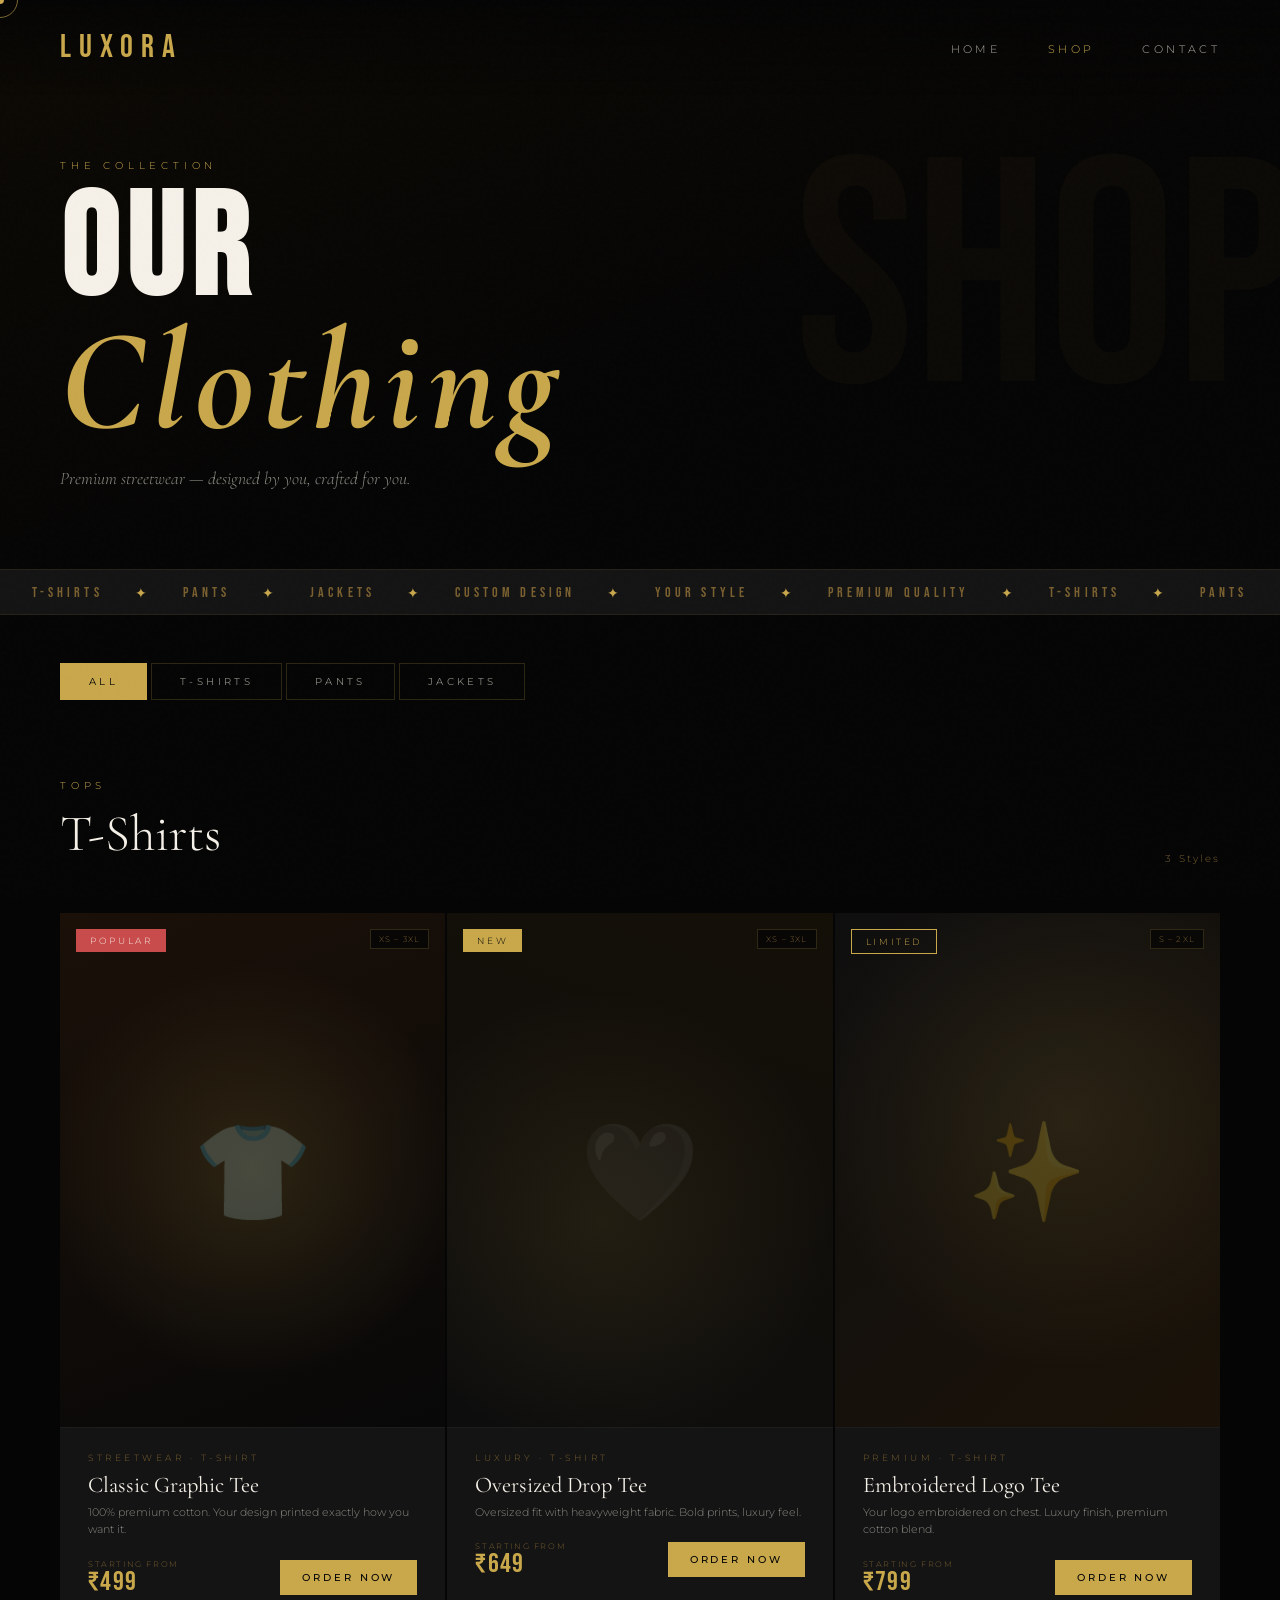
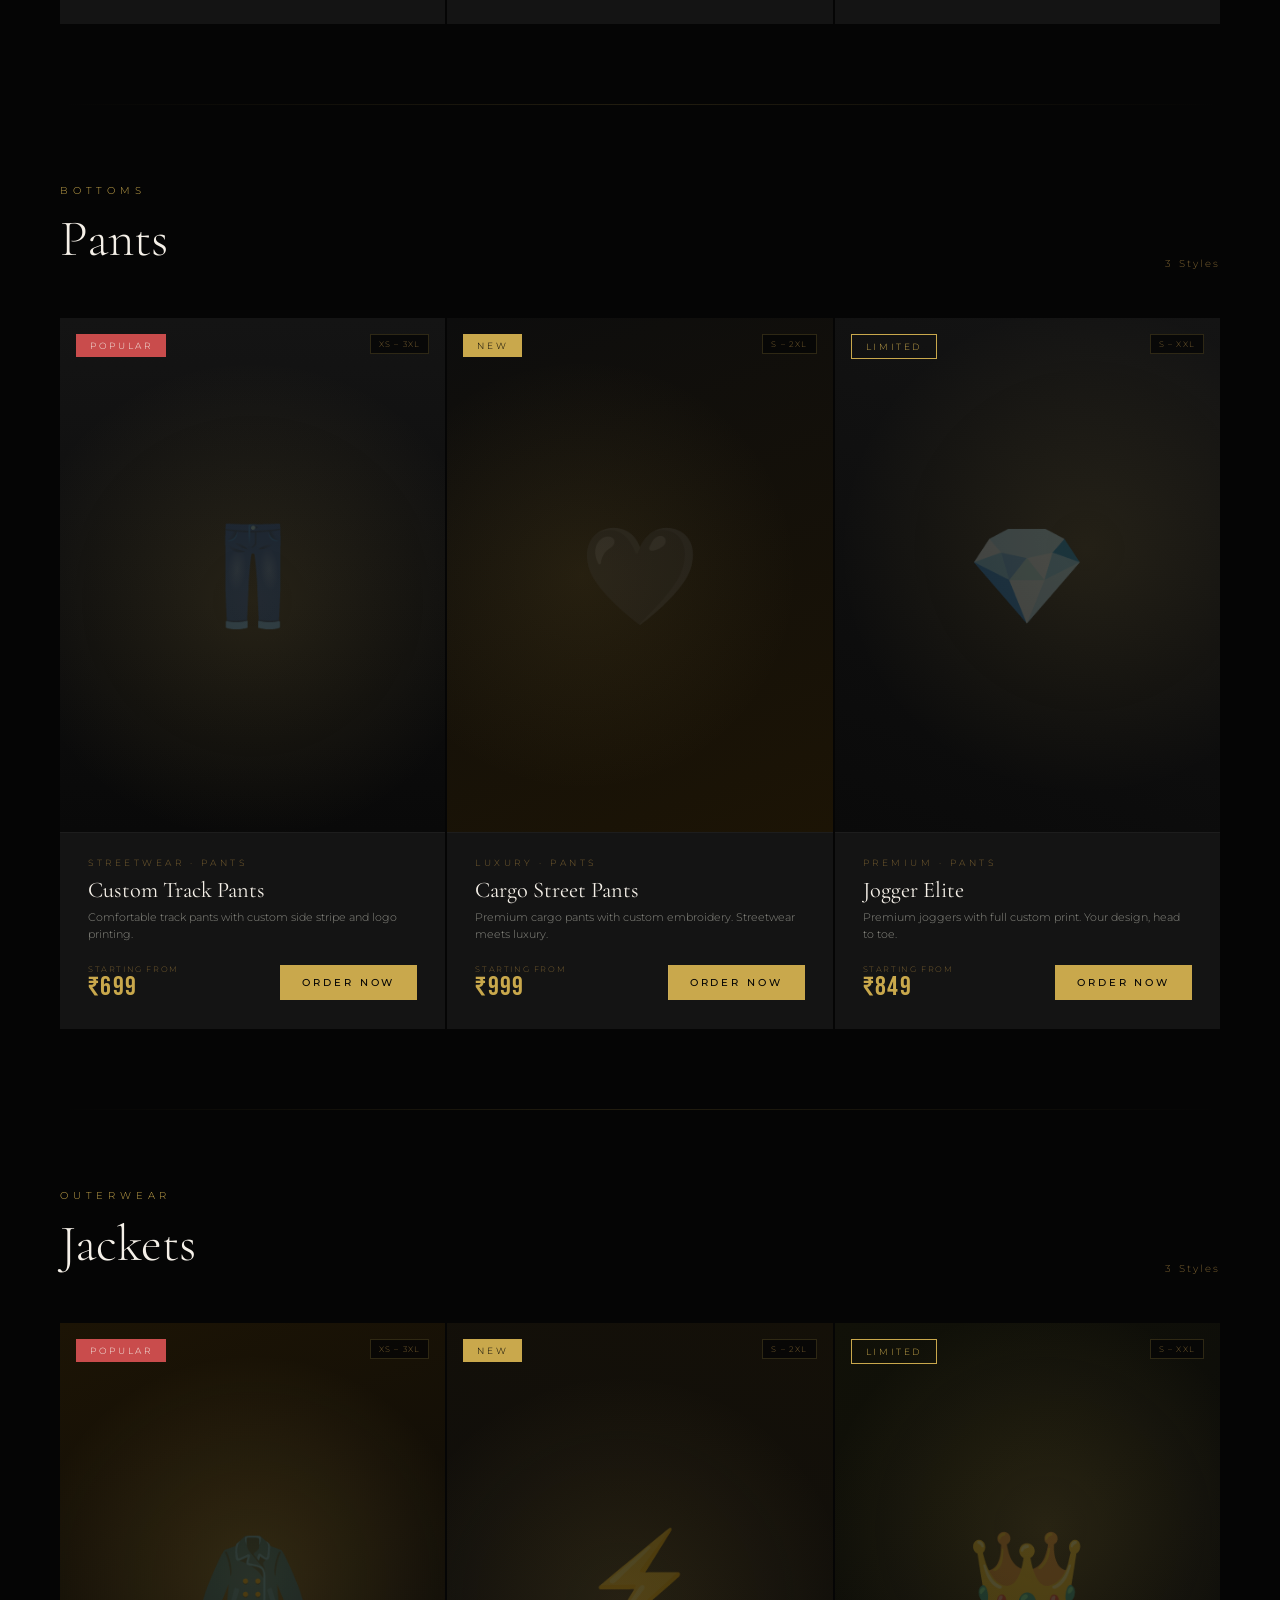
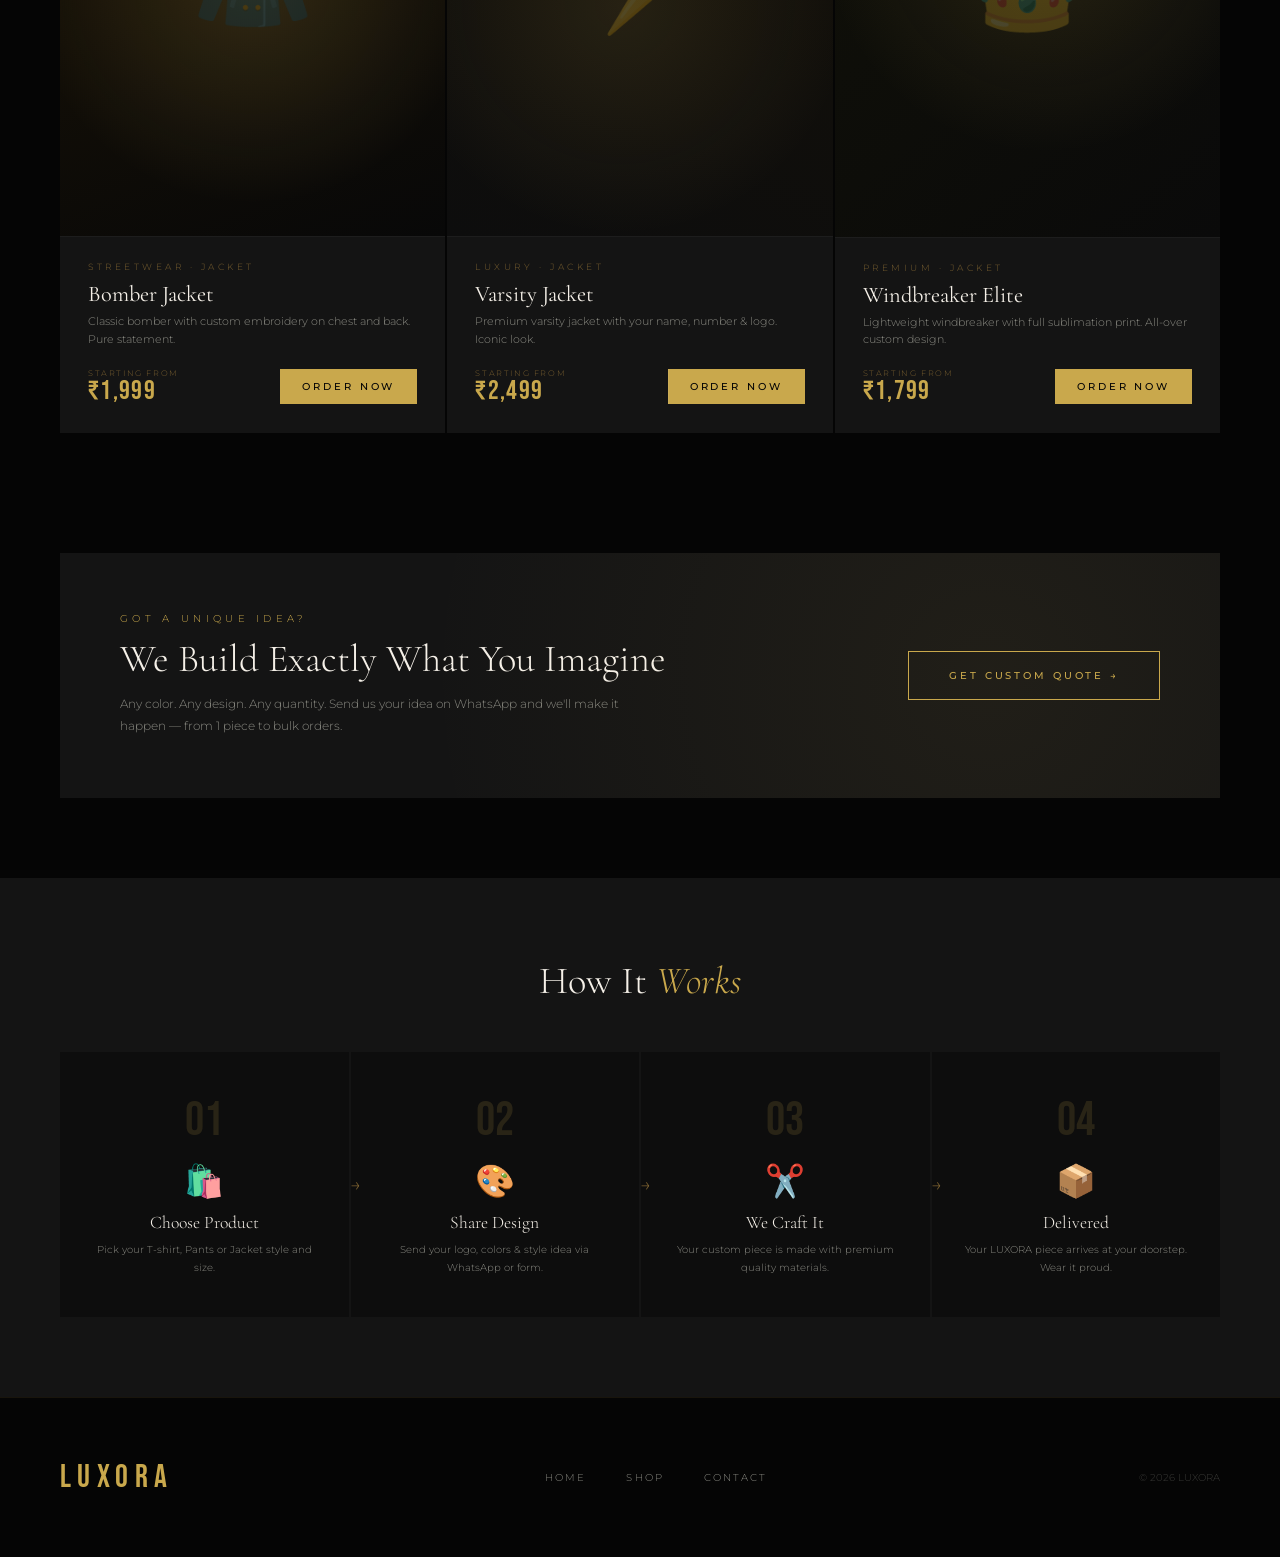
<file: shop-1.html>
<!DOCTYPE html>
<html lang="en">
<head>
  <meta charset="UTF-8"/>
  <meta name="viewport" content="width=device-width, initial-scale=1.0"/>
  <title>LUXORA | Shop</title>
  <link href="https://fonts.googleapis.com/css2?family=Cormorant+Garamond:ital,wght@0,300;0,400;0,600;1,300;1,400&family=Bebas+Neue&family=Montserrat:wght@200;300;400;500&display=swap" rel="stylesheet"/>
  <style>
    :root {
      --gold: #c9a84c;
      --gold-light: #e8c97a;
      --gold-dim: #7a6030;
      --black: #050505;
      --dark: #0d0d0d;
      --dark2: #141414;
      --white: #f5f0e8;
      --gray: #888880;
    }
    *, *::before, *::after { margin:0; padding:0; box-sizing:border-box; }
    html { scroll-behavior:smooth; }
    body { background:var(--black); color:var(--white); font-family:'Montserrat',sans-serif; font-weight:300; overflow-x:hidden; cursor:none; }

    .cursor { position:fixed; width:8px; height:8px; background:var(--gold); border-radius:50%; pointer-events:none; z-index:9999; transform:translate(-50%,-50%); }
    .cursor-ring { position:fixed; width:36px; height:36px; border:1px solid var(--gold); border-radius:50%; pointer-events:none; z-index:9998; transform:translate(-50%,-50%); transition:all 0.15s ease; opacity:0.6; }
    body::before { content:''; position:fixed; inset:0; background-image:url("data:image/svg+xml,%3Csvg viewBox='0 0 256 256' xmlns='http://www.w3.org/2000/svg'%3E%3Cfilter id='noise'%3E%3CfeTurbulence type='fractalNoise' baseFrequency='0.9' numOctaves='4' stitchTiles='stitch'/%3E%3C/filter%3E%3Crect width='100%25' height='100%25' filter='url(%23noise)' opacity='0.04'/%3E%3C/svg%3E"); pointer-events:none; z-index:1000; opacity:0.35; }

    nav { position:fixed; top:0; left:0; right:0; z-index:500; display:flex; justify-content:space-between; align-items:center; padding:28px 60px; background:linear-gradient(to bottom,rgba(5,5,5,0.95),transparent); }
    .nav-logo { font-family:'Bebas Neue',sans-serif; font-size:2rem; letter-spacing:0.25em; color:var(--gold); text-decoration:none; }
    .nav-links { display:flex; gap:48px; list-style:none; }
    .nav-links a { font-size:0.7rem; letter-spacing:0.3em; text-transform:uppercase; color:var(--white); text-decoration:none; opacity:0.7; transition:opacity 0.3s,color 0.3s; }
    .nav-links a:hover, .nav-links a.active { opacity:1; color:var(--gold); }

    @keyframes fadeUp { from{opacity:0;transform:translateY(30px)} to{opacity:1;transform:translateY(0)} }

    .page-hero { padding:160px 60px 80px; background:linear-gradient(160deg,#0d0a04 0%,var(--black) 60%); position:relative; overflow:hidden; }
    .page-hero::before { content:'SHOP'; position:absolute; right:-20px; top:50%; transform:translateY(-50%); font-family:'Bebas Neue',sans-serif; font-size:20rem; color:rgba(201,168,76,0.03); line-height:1; pointer-events:none; }
    .page-hero-label { font-size:0.6rem; letter-spacing:0.5em; text-transform:uppercase; color:var(--gold); margin-bottom:16px; display:block; opacity:0; animation:fadeUp 0.8s ease forwards 0.2s; }
    .page-hero-title { font-family:'Bebas Neue',sans-serif; font-size:clamp(4rem,12vw,9rem); letter-spacing:0.05em; line-height:0.9; opacity:0; animation:fadeUp 0.8s ease forwards 0.4s; }
    .page-hero-title em { font-family:'Cormorant Garamond',serif; font-style:italic; color:var(--gold); }
    .page-hero-sub { font-family:'Cormorant Garamond',serif; font-style:italic; color:var(--gray); font-size:1.1rem; margin-top:20px; opacity:0; animation:fadeUp 0.8s ease forwards 0.6s; }

    .marquee-wrap { background:var(--dark2); padding:12px 0; overflow:hidden; white-space:nowrap; border-top:1px solid rgba(201,168,76,0.1); border-bottom:1px solid rgba(201,168,76,0.1); }
    .marquee-track { display:inline-flex; animation:marquee 18s linear infinite; }
    .marquee-track span { font-family:'Bebas Neue',sans-serif; font-size:0.85rem; letter-spacing:0.3em; color:var(--gold-dim); padding:0 32px; }
    .marquee-track span.dot { padding:0; color:var(--gold); }
    @keyframes marquee { from{transform:translateX(0)} to{transform:translateX(-50%)} }

    .filter-wrap { padding:48px 60px 0; display:flex; gap:4px; flex-wrap:wrap; }
    .filter-btn { font-family:'Montserrat',sans-serif; font-size:0.6rem; letter-spacing:0.35em; text-transform:uppercase; padding:12px 28px; border:1px solid rgba(201,168,76,0.2); background:transparent; color:var(--gray); cursor:pointer; transition:all 0.3s; }
    .filter-btn:hover { border-color:var(--gold); color:var(--white); }
    .filter-btn.active { background:var(--gold); color:var(--black); border-color:var(--gold); }

    .shop-section { padding:80px 60px; }
    .shop-section-header { display:flex; justify-content:space-between; align-items:flex-end; margin-bottom:48px; }
    .section-label { font-size:0.6rem; letter-spacing:0.5em; text-transform:uppercase; color:var(--gold); margin-bottom:12px; display:block; }
    .section-title { font-family:'Cormorant Garamond',serif; font-size:clamp(2rem,4vw,3.2rem); font-weight:300; }
    .section-count { font-size:0.65rem; letter-spacing:0.2em; color:var(--gold-dim); }
    .section-divider { margin:0 60px; height:1px; background:linear-gradient(to right,transparent,rgba(201,168,76,0.15),transparent); }

    .product-grid { display:grid; grid-template-columns:repeat(3,1fr); gap:2px; }
    .product-card { background:var(--dark2); position:relative; overflow:hidden; cursor:none; }
    .product-img { aspect-ratio:3/4; position:relative; overflow:hidden; display:flex; align-items:center; justify-content:center; }
    .product-img-bg { position:absolute; inset:0; transition:transform 0.6s ease; }
    .product-card:hover .product-img-bg { transform:scale(1.06); }
    .product-emoji { font-size:6rem; position:relative; z-index:1; opacity:0.2; transition:opacity 0.4s,transform 0.5s; }
    .product-card:hover .product-emoji { opacity:0.35; transform:scale(1.08) translateY(-8px); }

    .bg-t1{background:radial-gradient(circle at 50% 50%,rgba(201,168,76,0.15) 0%,transparent 65%),linear-gradient(160deg,#1a1008,#080808);}
    .bg-t2{background:radial-gradient(circle at 40% 60%,rgba(201,168,76,0.1) 0%,transparent 60%),linear-gradient(200deg,#141008,#0d0d0d);}
    .bg-t3{background:radial-gradient(circle at 60% 40%,rgba(201,168,76,0.12) 0%,transparent 65%),linear-gradient(140deg,#0f0f0f,#1a1208);}
    .bg-p1{background:radial-gradient(circle at 50% 55%,rgba(201,168,76,0.13) 0%,transparent 70%),linear-gradient(180deg,#141414,#090909);}
    .bg-p2{background:radial-gradient(circle at 35% 50%,rgba(201,168,76,0.1) 0%,transparent 60%),linear-gradient(160deg,#0d0d0d,#1c1405);}
    .bg-p3{background:radial-gradient(circle at 65% 45%,rgba(201,168,76,0.11) 0%,transparent 65%),linear-gradient(200deg,#141414,#0a0a0a);}
    .bg-j1{background:radial-gradient(circle at 50% 50%,rgba(201,168,76,0.18) 0%,transparent 70%),linear-gradient(160deg,#1c1405,#080808);}
    .bg-j2{background:radial-gradient(circle at 45% 55%,rgba(201,168,76,0.12) 0%,transparent 65%),linear-gradient(200deg,#141008,#0d0d0d);}
    .bg-j3{background:radial-gradient(circle at 55% 40%,rgba(201,168,76,0.14) 0%,transparent 60%),linear-gradient(140deg,#111108,#0a0a0a);}

    .product-badge { position:absolute; top:16px; left:16px; font-size:0.55rem; letter-spacing:0.3em; text-transform:uppercase; padding:6px 14px; z-index:2; }
    .badge-new{background:var(--gold);color:var(--black);}
    .badge-hot{background:#c94c4c;color:var(--white);}
    .badge-ltd{background:transparent;border:1px solid var(--gold);color:var(--gold);}
    .size-tags { position:absolute; top:16px; right:16px; z-index:2; }
    .size-tag { font-size:0.5rem; letter-spacing:0.15em; padding:4px 8px; background:rgba(5,5,5,0.8); border:1px solid rgba(201,168,76,0.2); color:var(--gold-dim); display:block; }

    .product-info { padding:24px 28px 28px; border-top:1px solid rgba(255,255,255,0.04); }
    .product-category { font-size:0.55rem; letter-spacing:0.4em; text-transform:uppercase; color:var(--gold-dim); margin-bottom:8px; }
    .product-name { font-family:'Cormorant Garamond',serif; font-size:1.4rem; font-weight:400; color:var(--white); margin-bottom:6px; }
    .product-tagline { font-size:0.68rem; color:var(--gray); line-height:1.6; margin-bottom:20px; }
    .product-footer { display:flex; justify-content:space-between; align-items:center; }
    .price-from { font-size:0.5rem; letter-spacing:0.2em; text-transform:uppercase; color:var(--gold-dim); display:block; }
    .price-value { font-family:'Bebas Neue',sans-serif; font-size:1.7rem; color:var(--gold); letter-spacing:0.05em; line-height:1; }
    .btn-order { font-family:'Montserrat',sans-serif; font-size:0.6rem; font-weight:500; letter-spacing:0.3em; text-transform:uppercase; text-decoration:none; padding:12px 22px; background:var(--gold); color:var(--black); transition:all 0.3s; position:relative; overflow:hidden; border:none; cursor:pointer; display:inline-block; }
    .btn-order::before { content:''; position:absolute; inset:0; background:var(--white); transform:translateX(-100%); transition:transform 0.3s; }
    .btn-order:hover::before { transform:translateX(0); }
    .btn-order span { position:relative; z-index:1; }
    .product-overlay { position:absolute; inset:0; border:1px solid transparent; pointer-events:none; transition:border-color 0.4s; }
    .product-card:hover .product-overlay { border-color:rgba(201,168,76,0.3); }

    .custom-banner { margin:40px 60px 80px; background:var(--dark2); padding:60px; display:grid; grid-template-columns:1fr auto; gap:40px; align-items:center; position:relative; overflow:hidden; }
    .custom-banner::before { content:''; position:absolute; inset:0; background:radial-gradient(circle at 80% 50%,rgba(201,168,76,0.07) 0%,transparent 60%); pointer-events:none; }
    .custom-banner-tag { font-size:0.6rem; letter-spacing:0.45em; text-transform:uppercase; color:var(--gold); margin-bottom:12px; display:block; }
    .custom-banner-title { font-family:'Cormorant Garamond',serif; font-size:clamp(1.5rem,3vw,2.5rem); font-weight:300; margin-bottom:12px; }
    .custom-banner-text { font-size:0.72rem; color:var(--gray); line-height:1.9; max-width:500px; }
    .btn-outline { font-family:'Montserrat',sans-serif; font-size:0.6rem; font-weight:500; letter-spacing:0.3em; text-transform:uppercase; text-decoration:none; padding:18px 40px; border:1px solid var(--gold); color:var(--gold); transition:all 0.3s; white-space:nowrap; display:inline-block; }
    .btn-outline:hover { background:var(--gold); color:var(--black); }

    .how-strip { background:var(--dark2); padding:80px 60px; }
    .how-title { font-family:'Cormorant Garamond',serif; font-size:clamp(1.8rem,3vw,2.8rem); font-weight:300; margin-bottom:48px; text-align:center; }
    .how-steps { display:grid; grid-template-columns:repeat(4,1fr); gap:2px; }
    .how-step { padding:40px 32px; background:var(--dark); position:relative; text-align:center; }
    .how-step::after { content:'→'; position:absolute; right:-12px; top:50%; transform:translateY(-50%); color:var(--gold-dim); font-size:1.2rem; z-index:1; }
    .how-step:last-child::after { display:none; }
    .how-num { font-family:'Bebas Neue',sans-serif; font-size:3rem; color:rgba(201,168,76,0.15); margin-bottom:12px; }
    .how-icon { font-size:2rem; margin-bottom:12px; }
    .how-step-title { font-family:'Cormorant Garamond',serif; font-size:1.1rem; color:var(--white); margin-bottom:8px; }
    .how-step-text { font-size:0.65rem; color:var(--gray); line-height:1.7; }

    footer { background:var(--black); padding:60px; border-top:1px solid rgba(201,168,76,0.1); display:flex; justify-content:space-between; align-items:center; }
    .footer-logo { font-family:'Bebas Neue',sans-serif; font-size:2rem; letter-spacing:0.2em; color:var(--gold); }
    .footer-links-row { display:flex; gap:40px; }
    .footer-links-row a { font-size:0.65rem; letter-spacing:0.2em; text-transform:uppercase; color:var(--gray); text-decoration:none; transition:color 0.3s; }
    .footer-links-row a:hover { color:var(--gold); }
    .footer-copy { font-size:0.6rem; color:rgba(136,136,128,0.4); }

    .reveal { opacity:0; transform:translateY(30px); transition:opacity 0.7s ease,transform 0.7s ease; }
    .reveal.visible { opacity:1; transform:translateY(0); }

    @media(max-width:768px){
      nav{padding:20px 24px;} .nav-links{gap:20px;}
      .page-hero{padding:120px 24px 60px;}
      .filter-wrap{padding:32px 24px 0;}
      .shop-section{padding:60px 24px;}
      .product-grid{grid-template-columns:1fr 1fr;}
      .section-divider{margin:0 24px;}
      .custom-banner{margin:0 24px 60px;grid-template-columns:1fr;padding:36px 24px;}
      .how-strip{padding:60px 24px;}
      .how-steps{grid-template-columns:1fr 1fr;}
      .how-step::after{display:none;}
      footer{flex-direction:column;gap:20px;padding:40px 24px;text-align:center;}
      .footer-links-row{flex-wrap:wrap;justify-content:center;gap:20px;}
    }
    @media(max-width:480px){ .product-grid{grid-template-columns:1fr;} }
  </style>
</head>
<body>
<div class="cursor" id="cursor"></div>
<div class="cursor-ring" id="cursorRing"></div>

<nav>
  <a href="index.html" class="nav-logo">LUXORA</a>
  <ul class="nav-links">
    <li><a href="index.html">Home</a></li>
    <li><a href="shop.html" class="active">Shop</a></li>
    <li><a href="contact.html">Contact</a></li>
  </ul>
</nav>

<div class="page-hero">
  <span class="page-hero-label">The Collection</span>
  <h1 class="page-hero-title">OUR<br><em>Clothing</em></h1>
  <p class="page-hero-sub">Premium streetwear — designed by you, crafted for you.</p>
</div>

<div class="marquee-wrap">
  <div class="marquee-track">
    <span>T-SHIRTS</span><span class="dot">✦</span><span>PANTS</span><span class="dot">✦</span><span>JACKETS</span><span class="dot">✦</span><span>CUSTOM DESIGN</span><span class="dot">✦</span><span>YOUR STYLE</span><span class="dot">✦</span><span>PREMIUM QUALITY</span><span class="dot">✦</span>
    <span>T-SHIRTS</span><span class="dot">✦</span><span>PANTS</span><span class="dot">✦</span><span>JACKETS</span><span class="dot">✦</span><span>CUSTOM DESIGN</span><span class="dot">✦</span><span>YOUR STYLE</span><span class="dot">✦</span><span>PREMIUM QUALITY</span><span class="dot">✦</span>
  </div>
</div>

<div class="filter-wrap reveal">
  <button class="filter-btn active" onclick="filterProducts('all',this)">All</button>
  <button class="filter-btn" onclick="filterProducts('tshirts',this)">T-Shirts</button>
  <button class="filter-btn" onclick="filterProducts('pants',this)">Pants</button>
  <button class="filter-btn" onclick="filterProducts('jackets',this)">Jackets</button>
</div>

<!-- T-SHIRTS -->
<section class="shop-section" id="sec-tshirts">
  <div class="shop-section-header reveal">
    <div><span class="section-label">Tops</span><h2 class="section-title">T-Shirts</h2></div>
    <span class="section-count">3 Styles</span>
  </div>
  <div class="product-grid reveal">
    <div class="product-card">
      <div class="product-img"><div class="product-img-bg bg-t1"></div><div class="product-emoji">👕</div></div>
      <span class="product-badge badge-hot">Popular</span>
      <div class="size-tags"><span class="size-tag">XS – 3XL</span></div>
      <div class="product-overlay"></div>
      <div class="product-info">
        <div class="product-category">Streetwear · T-Shirt</div>
        <div class="product-name">Classic Graphic Tee</div>
        <div class="product-tagline">100% premium cotton. Your design printed exactly how you want it.</div>
        <div class="product-footer">
          <div><span class="price-from">Starting from</span><span class="price-value">₹499</span></div>
          <a href="contact.html" class="btn-order"><span>Order Now</span></a>
        </div>
      </div>
    </div>
    <div class="product-card">
      <div class="product-img"><div class="product-img-bg bg-t2"></div><div class="product-emoji">🖤</div></div>
      <span class="product-badge badge-new">New</span>
      <div class="size-tags"><span class="size-tag">XS – 3XL</span></div>
      <div class="product-overlay"></div>
      <div class="product-info">
        <div class="product-category">Luxury · T-Shirt</div>
        <div class="product-name">Oversized Drop Tee</div>
        <div class="product-tagline">Oversized fit with heavyweight fabric. Bold prints, luxury feel.</div>
        <div class="product-footer">
          <div><span class="price-from">Starting from</span><span class="price-value">₹649</span></div>
          <a href="contact.html" class="btn-order"><span>Order Now</span></a>
        </div>
      </div>
    </div>
    <div class="product-card">
      <div class="product-img"><div class="product-img-bg bg-t3"></div><div class="product-emoji">✨</div></div>
      <span class="product-badge badge-ltd">Limited</span>
      <div class="size-tags"><span class="size-tag">S – 2XL</span></div>
      <div class="product-overlay"></div>
      <div class="product-info">
        <div class="product-category">Premium · T-Shirt</div>
        <div class="product-name">Embroidered Logo Tee</div>
        <div class="product-tagline">Your logo embroidered on chest. Luxury finish, premium cotton blend.</div>
        <div class="product-footer">
          <div><span class="price-from">Starting from</span><span class="price-value">₹799</span></div>
          <a href="contact.html" class="btn-order"><span>Order Now</span></a>
        </div>
      </div>
    </div>
  </div>
</section>

<div class="section-divider" id="div1"></div>

<!-- PANTS -->
<section class="shop-section" id="sec-pants">
  <div class="shop-section-header reveal">
    <div><span class="section-label">Bottoms</span><h2 class="section-title">Pants</h2></div>
    <span class="section-count">3 Styles</span>
  </div>
  <div class="product-grid reveal">
    <div class="product-card">
      <div class="product-img"><div class="product-img-bg bg-p1"></div><div class="product-emoji">👖</div></div>
      <span class="product-badge badge-hot">Popular</span>
      <div class="size-tags"><span class="size-tag">XS – 3XL</span></div>
      <div class="product-overlay"></div>
      <div class="product-info">
        <div class="product-category">Streetwear · Pants</div>
        <div class="product-name">Custom Track Pants</div>
        <div class="product-tagline">Comfortable track pants with custom side stripe and logo printing.</div>
        <div class="product-footer">
          <div><span class="price-from">Starting from</span><span class="price-value">₹699</span></div>
          <a href="contact.html" class="btn-order"><span>Order Now</span></a>
        </div>
      </div>
    </div>
    <div class="product-card">
      <div class="product-img"><div class="product-img-bg bg-p2"></div><div class="product-emoji">🖤</div></div>
      <span class="product-badge badge-new">New</span>
      <div class="size-tags"><span class="size-tag">S – 2XL</span></div>
      <div class="product-overlay"></div>
      <div class="product-info">
        <div class="product-category">Luxury · Pants</div>
        <div class="product-name">Cargo Street Pants</div>
        <div class="product-tagline">Premium cargo pants with custom embroidery. Streetwear meets luxury.</div>
        <div class="product-footer">
          <div><span class="price-from">Starting from</span><span class="price-value">₹999</span></div>
          <a href="contact.html" class="btn-order"><span>Order Now</span></a>
        </div>
      </div>
    </div>
    <div class="product-card">
      <div class="product-img"><div class="product-img-bg bg-p3"></div><div class="product-emoji">💎</div></div>
      <span class="product-badge badge-ltd">Limited</span>
      <div class="size-tags"><span class="size-tag">S – XXL</span></div>
      <div class="product-overlay"></div>
      <div class="product-info">
        <div class="product-category">Premium · Pants</div>
        <div class="product-name">Jogger Elite</div>
        <div class="product-tagline">Premium joggers with full custom print. Your design, head to toe.</div>
        <div class="product-footer">
          <div><span class="price-from">Starting from</span><span class="price-value">₹849</span></div>
          <a href="contact.html" class="btn-order"><span>Order Now</span></a>
        </div>
      </div>
    </div>
  </div>
</section>

<div class="section-divider" id="div2"></div>

<!-- JACKETS -->
<section class="shop-section" id="sec-jackets">
  <div class="shop-section-header reveal">
    <div><span class="section-label">Outerwear</span><h2 class="section-title">Jackets</h2></div>
    <span class="section-count">3 Styles</span>
  </div>
  <div class="product-grid reveal">
    <div class="product-card">
      <div class="product-img"><div class="product-img-bg bg-j1"></div><div class="product-emoji">🧥</div></div>
      <span class="product-badge badge-hot">Popular</span>
      <div class="size-tags"><span class="size-tag">XS – 3XL</span></div>
      <div class="product-overlay"></div>
      <div class="product-info">
        <div class="product-category">Streetwear · Jacket</div>
        <div class="product-name">Bomber Jacket</div>
        <div class="product-tagline">Classic bomber with custom embroidery on chest and back. Pure statement.</div>
        <div class="product-footer">
          <div><span class="price-from">Starting from</span><span class="price-value">₹1,999</span></div>
          <a href="contact.html" class="btn-order"><span>Order Now</span></a>
        </div>
      </div>
    </div>
    <div class="product-card">
      <div class="product-img"><div class="product-img-bg bg-j2"></div><div class="product-emoji">⚡</div></div>
      <span class="product-badge badge-new">New</span>
      <div class="size-tags"><span class="size-tag">S – 2XL</span></div>
      <div class="product-overlay"></div>
      <div class="product-info">
        <div class="product-category">Luxury · Jacket</div>
        <div class="product-name">Varsity Jacket</div>
        <div class="product-tagline">Premium varsity jacket with your name, number & logo. Iconic look.</div>
        <div class="product-footer">
          <div><span class="price-from">Starting from</span><span class="price-value">₹2,499</span></div>
          <a href="contact.html" class="btn-order"><span>Order Now</span></a>
        </div>
      </div>
    </div>
    <div class="product-card">
      <div class="product-img"><div class="product-img-bg bg-j3"></div><div class="product-emoji">👑</div></div>
      <span class="product-badge badge-ltd">Limited</span>
      <div class="size-tags"><span class="size-tag">S – XXL</span></div>
      <div class="product-overlay"></div>
      <div class="product-info">
        <div class="product-category">Premium · Jacket</div>
        <div class="product-name">Windbreaker Elite</div>
        <div class="product-tagline">Lightweight windbreaker with full sublimation print. All-over custom design.</div>
        <div class="product-footer">
          <div><span class="price-from">Starting from</span><span class="price-value">₹1,799</span></div>
          <a href="contact.html" class="btn-order"><span>Order Now</span></a>
        </div>
      </div>
    </div>
  </div>
</section>

<div class="custom-banner reveal">
  <div>
    <span class="custom-banner-tag">Got a unique idea?</span>
    <h3 class="custom-banner-title">We Build Exactly What You Imagine</h3>
    <p class="custom-banner-text">Any color. Any design. Any quantity. Send us your idea on WhatsApp and we'll make it happen — from 1 piece to bulk orders.</p>
  </div>
  <a href="contact.html" class="btn-outline">Get Custom Quote →</a>
</div>

<div class="how-strip reveal">
  <h3 class="how-title">How It <em style="font-family:'Cormorant Garamond',serif;font-style:italic;color:var(--gold)">Works</em></h3>
  <div class="how-steps">
    <div class="how-step"><div class="how-num">01</div><div class="how-icon">🛍️</div><div class="how-step-title">Choose Product</div><div class="how-step-text">Pick your T-shirt, Pants or Jacket style and size.</div></div>
    <div class="how-step"><div class="how-num">02</div><div class="how-icon">🎨</div><div class="how-step-title">Share Design</div><div class="how-step-text">Send your logo, colors & style idea via WhatsApp or form.</div></div>
    <div class="how-step"><div class="how-num">03</div><div class="how-icon">✂️</div><div class="how-step-title">We Craft It</div><div class="how-step-text">Your custom piece is made with premium quality materials.</div></div>
    <div class="how-step"><div class="how-num">04</div><div class="how-icon">📦</div><div class="how-step-title">Delivered</div><div class="how-step-text">Your LUXORA piece arrives at your doorstep. Wear it proud.</div></div>
  </div>
</div>

<footer>
  <div class="footer-logo">LUXORA</div>
  <div class="footer-links-row">
    <a href="index.html">Home</a>
    <a href="shop.html">Shop</a>
    <a href="contact.html">Contact</a>
  </div>
  <span class="footer-copy">© 2026 LUXORA</span>
</footer>

<script>
  const cursor=document.getElementById('cursor'),ring=document.getElementById('cursorRing');
  let mx=0,my=0,rx=0,ry=0;
  document.addEventListener('mousemove',e=>{mx=e.clientX;my=e.clientY;});
  (function anim(){cursor.style.left=mx+'px';cursor.style.top=my+'px';rx+=(mx-rx)*0.12;ry+=(my-ry)*0.12;ring.style.left=rx+'px';ring.style.top=ry+'px';requestAnimationFrame(anim);})();
  document.querySelectorAll('a,button').forEach(el=>{
    el.addEventListener('mouseenter',()=>{ring.style.transform='translate(-50%,-50%) scale(1.8)';ring.style.opacity='1';});
    el.addEventListener('mouseleave',()=>{ring.style.transform='translate(-50%,-50%) scale(1)';ring.style.opacity='0.6';});
  });

  function filterProducts(cat,btn){
    document.querySelectorAll('.filter-btn').forEach(b=>b.classList.remove('active'));
    btn.classList.add('active');
    const ids=['sec-tshirts','sec-pants','sec-jackets'];
    const cats=['tshirts','pants','jackets'];
    ids.forEach((id,i)=>{document.getElementById(id).style.display=(cat==='all'||cat===cats[i])?'block':'none';});
    ['div1','div2'].forEach(d=>{document.getElementById(d).style.display=cat==='all'?'block':'none';});
  }

  const obs=new IntersectionObserver((entries)=>{
    entries.forEach((e,i)=>{if(e.isIntersecting){setTimeout(()=>e.target.classList.add('visible'),i*80);obs.unobserve(e.target);}});
  },{threshold:0.1});
  document.querySelectorAll('.reveal').forEach(r=>obs.observe(r));
</script>
</body>
</html>
</file>
